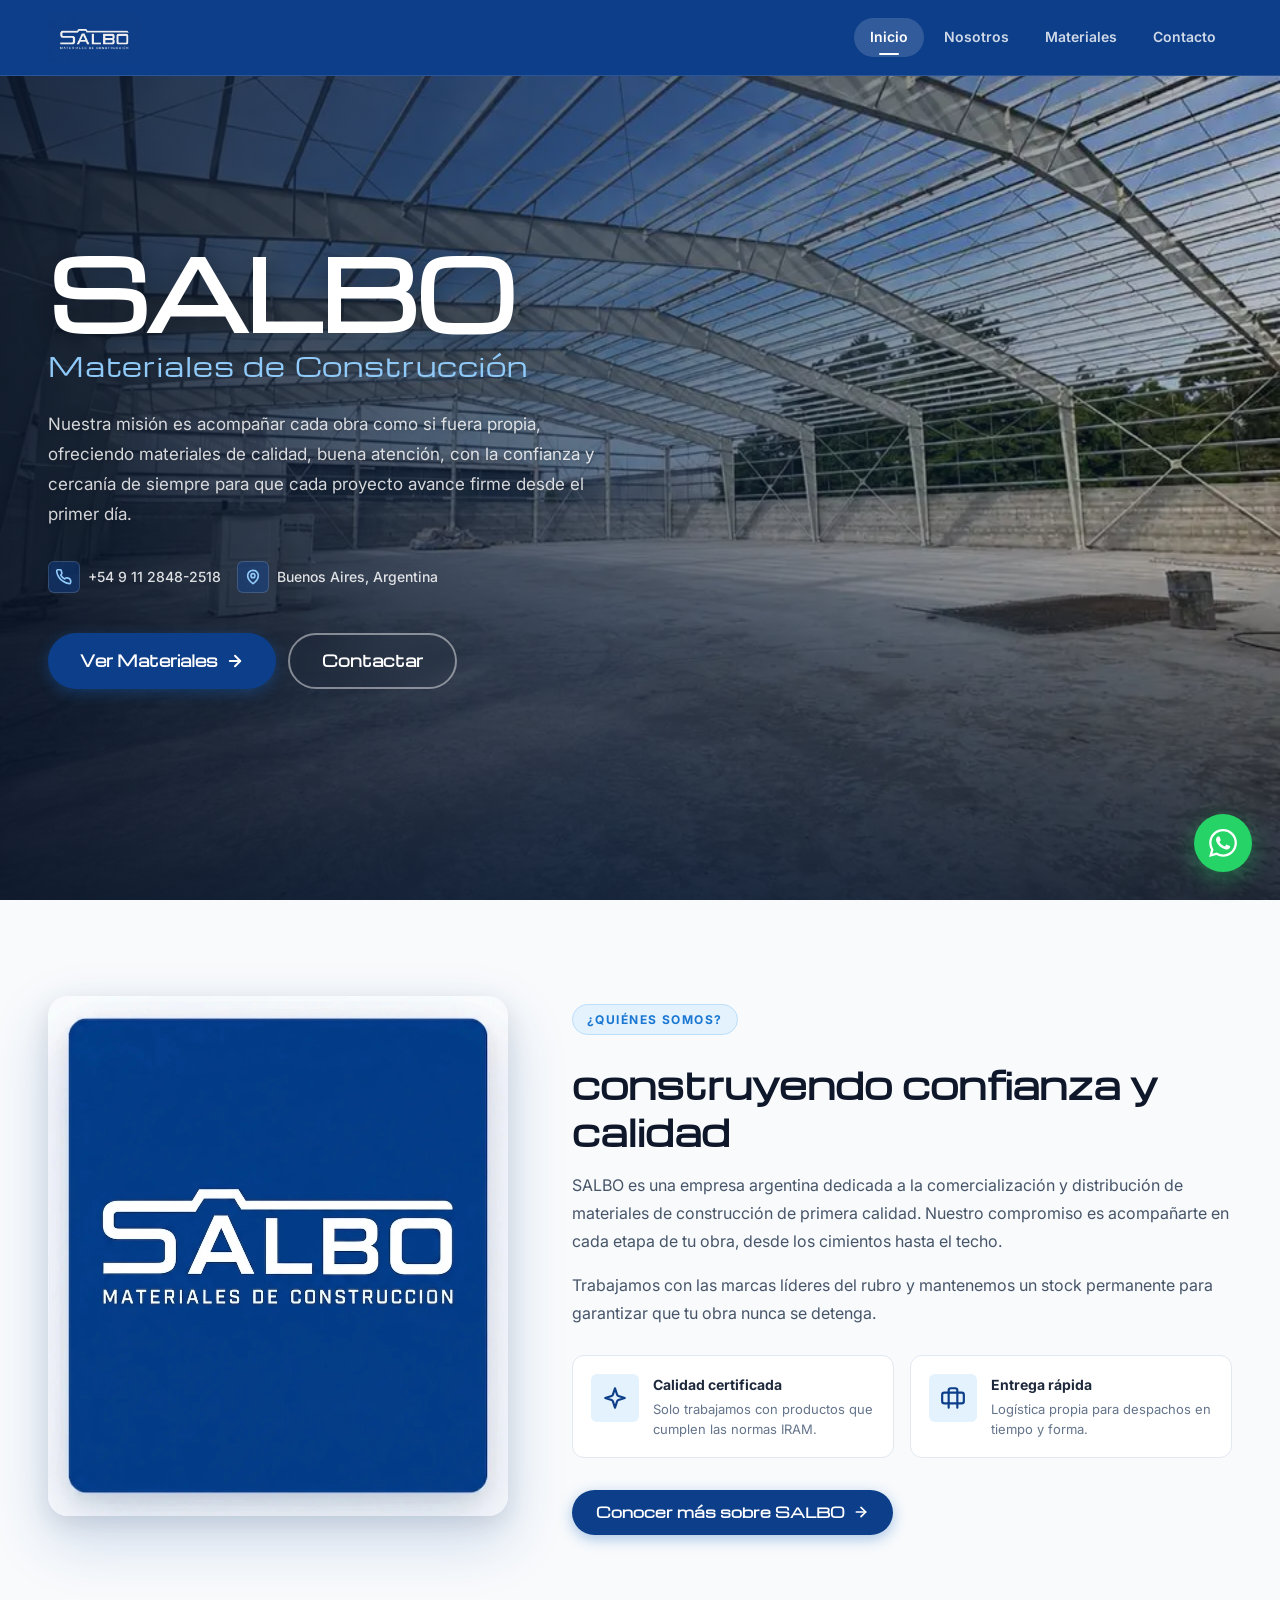
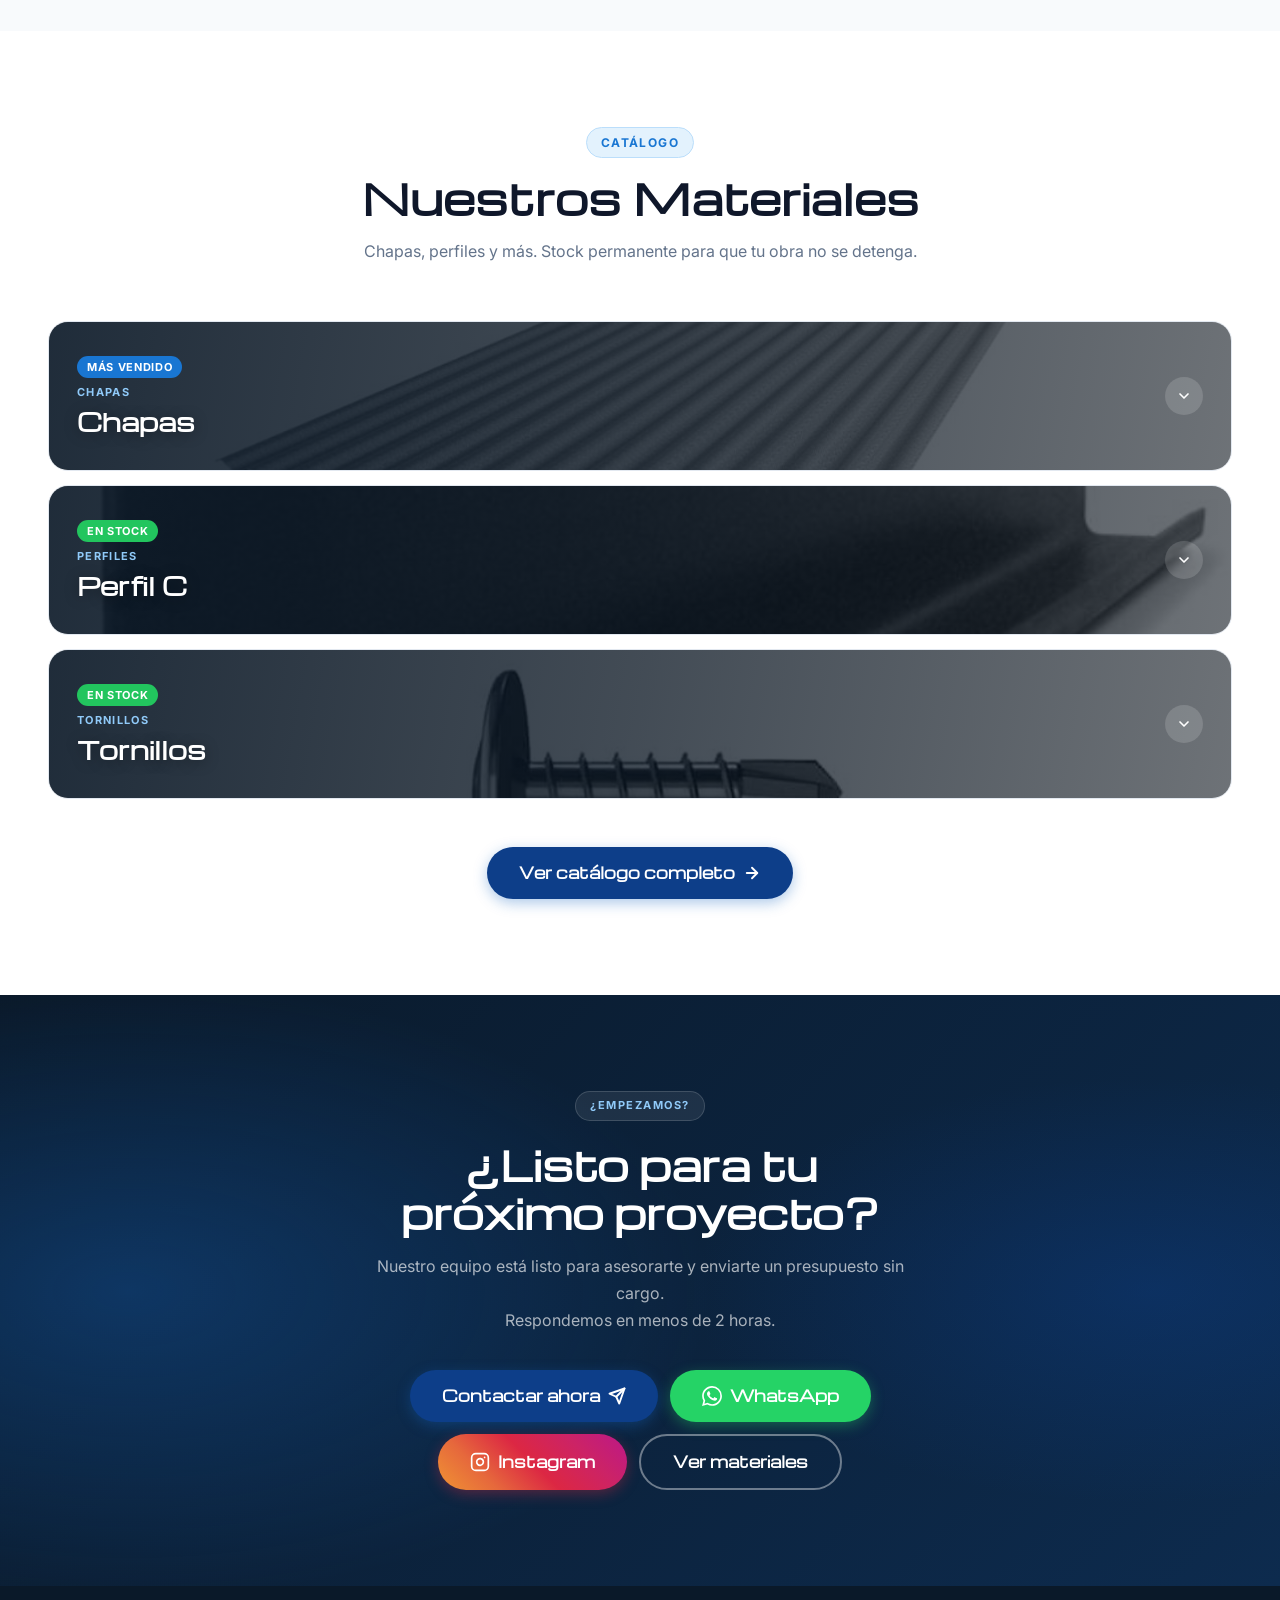
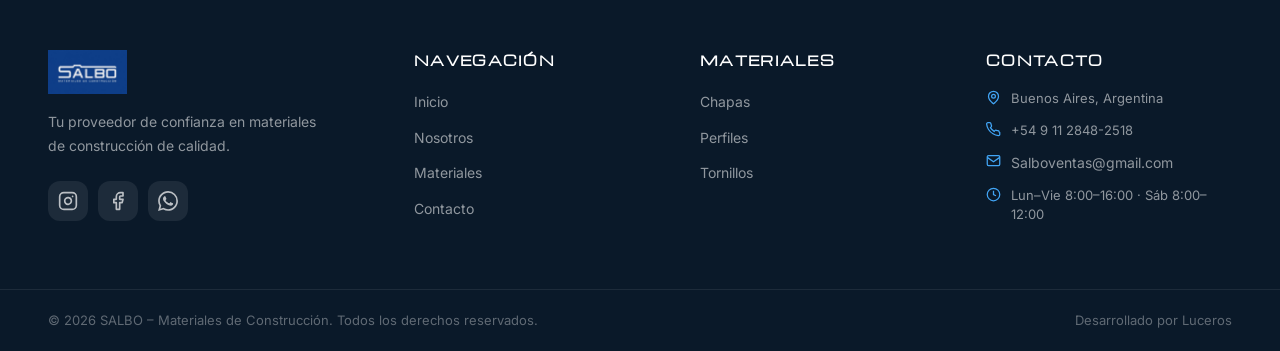
<file: index.html>
<!DOCTYPE html>
<html lang="es">

<head>
  <meta charset="UTF-8" />
  <meta name="viewport" content="width=device-width, initial-scale=1.0" />
  <meta name="description"
    content="SALBO Materiales de Construcción – Proveedor confiable de chapas, perfiles, cemento, hierro y más. Calidad, compromiso y entrega rápida en Buenos Aires." />
  <meta name="keywords" content="materiales de construcción, chapas, perfiles, cemento, hierro, pinturas, SALBO" />
  <meta name="author" content="SALBO" />
  <meta property="og:title" content="SALBO – Materiales de Construcción" />
  <meta property="og:description" content="Tu proveedor de confianza para materiales de construcción de calidad." />
  <meta property="og:type" content="website" />
  <title>SALBO – Materiales de Construcción</title>

  <link rel="icon" href="assets/img/SALBO_LOGO_WEB.jpeg" type="image/jpeg" />

  <!-- Google Fonts -->
  <link rel="preconnect" href="https://fonts.googleapis.com" />
  <link rel="preconnect" href="https://fonts.gstatic.com" crossorigin />
  <link
    href="https://fonts.googleapis.com/css2?family=Inter:wght@300;400;500;600;700;800&family=Poppins:wght@400;500;600;700;800;900&display=swap"
    rel="stylesheet" />

  <!-- CSS -->
  <link rel="stylesheet" href="assets/css/styles.css?v=27" />
</head>

<body data-page="inicio">

  <!-- Shared header (inyectado por shared.js) -->
  <div id="site-header"></div>

  <!-- ===== HERO ===== -->
  <section class="hero" id="inicio" aria-label="Sección principal">

    <!-- Carousel background -->
    <div class="hc" id="heroCarousel" aria-label="Galería de imágenes" role="region">
      <div class="hc__track" id="hcTrack" aria-live="off"></div>
    </div>

    <!-- Hero content -->
    <div class="hero__content">
      <h1 class="hero__title reveal">
        <span class="hero__title-main">SALBO</span>
        <span class="hero__title-sub">Materiales de Construcción</span>
      </h1>

      <p class="hero__desc reveal">
        Nuestra misión es acompañar cada obra como si fuera propia, ofreciendo materiales de calidad, buena atención,
        con la confianza y cercanía de siempre para que cada proyecto avance firme desde el primer día.
      </p>

      <div class="hero__contact reveal">
        <a href="tel:+5491128482518" class="hero__contact-item" aria-label="Llamar">
          <span class="hero__contact-icon" aria-hidden="true">
            <svg width="16" height="16" viewBox="0 0 24 24" fill="none" stroke="currentColor" stroke-width="2.5"
              stroke-linecap="round" stroke-linejoin="round">
              <path
                d="M22 16.92v3a2 2 0 0 1-2.18 2 19.79 19.79 0 0 1-8.63-3.07A19.5 19.5 0 0 1 4.1 12a19.79 19.79 0 0 1-3.07-8.67A2 2 0 0 1 3 1.17h3a2 2 0 0 1 2 1.72c.127.96.361 1.903.7 2.81a2 2 0 0 1-.45 2.11L7.09 9a16 16 0 0 0 6 6l1.27-1.27a2 2 0 0 1 2.11-.45c.907.339 1.85.573 2.81.7A2 2 0 0 1 21 16z" />
            </svg>
          </span>
          +54 9 11 2848-2518
        </a>
        <span class="hero__contact-item">
          <span class="hero__contact-icon" aria-hidden="true">
            <svg width="16" height="16" viewBox="0 0 24 24" fill="none" stroke="currentColor" stroke-width="2.5"
              stroke-linecap="round" stroke-linejoin="round">
              <path d="M20 10c0 6-8 12-8 12s-8-6-8-12a8 8 0 0 1 16 0Z" />
              <circle cx="12" cy="10" r="3" />
            </svg>
          </span>
          Buenos Aires, Argentina
        </span>
      </div>

      <div class="hero__ctas reveal">
        <a href="materiales.html" class="btn btn--primary btn--lg">
          Ver Materiales
          <svg width="18" height="18" viewBox="0 0 24 24" fill="none" stroke="currentColor" stroke-width="2.5"
            stroke-linecap="round" stroke-linejoin="round" aria-hidden="true">
            <path d="M5 12h14" />
            <path d="m12 5 7 7-7 7" />
          </svg>
        </a>
        <a href="contacto.html" class="btn btn--outline btn--lg">Contactar</a>
      </div>
    </div>
  </section>

  <!-- ===== STATS STRIP ===== -->
  <!--
  <section class="stats" aria-label="Estadísticas">
    <div class="container">
      <div class="stats__grid">
        <div class="stats__item reveal">
          <span class="stats__num" data-count="15">0</span><span class="stats__suffix">+</span>
          <span class="stats__label">Años de experiencia</span>
        </div>
        <div class="stats__item reveal">
          <span class="stats__num" data-count="2500">0</span><span class="stats__suffix">+</span>
          <span class="stats__label">Clientes satisfechos</span>
        </div>
        <div class="stats__item reveal">
          <span class="stats__num" data-count="50">0</span><span class="stats__suffix">+</span>
          <span class="stats__label">Productos disponibles</span>
        </div>
        <div class="stats__item reveal">
          <span class="stats__num" data-count="98">0</span><span class="stats__suffix">%</span>
          <span class="stats__label">Tasa de satisfacción</span>
        </div>
      </div>
    </div>
  </section> -->

  <!-- ===== SOBRE NOSOTROS (preview) ===== -->
  <section class="about-preview" aria-labelledby="about-preview-title">
    <div class="container">
      <div class="about__content">

        <!-- Image -->
        <div class="about__image reveal">
          <div class="about__img-wrapper">
            <img src="assets/img/Salbo_Index.webp" alt="logo SALBO Materiales de Construcción" loading="lazy"
              class="about__img" />
            <!-- <div class="about__img-badge">
              <strong>15+</strong>
              <span>Años en el mercado</span>
            </div>-->
          </div>
        </div>

        <!-- Text -->
        <div class="about__text reveal">
          <span class="section-tag">¿Quiénes somos?</span>
          <h2 class="about__subtitle" id="about-preview-title"
            style="font-size:clamp(26px,3.5vw,36px);margin-top:12px;">
            construyendo confianza y calidad
          </h2>
          <p class="about__para">
            SALBO es una empresa argentina dedicada a la comercialización y distribución de materiales de construcción
            de primera calidad. Nuestro compromiso es acompañarte en cada etapa de tu obra, desde los cimientos hasta el
            techo.
          </p>
          <p class="about__para">
            Trabajamos con las marcas líderes del rubro y mantenemos un stock permanente para garantizar que tu obra
            nunca se detenga.
          </p>

          <div class="about__values" style="grid-template-columns:1fr 1fr;margin-top:28px;">
            <div class="value-card reveal">
              <div class="value-card__icon" aria-hidden="true">
                <svg width="26" height="26" viewBox="0 0 24 24" fill="none" stroke="currentColor" stroke-width="2"
                  stroke-linecap="round" stroke-linejoin="round">
                  <path
                    d="m12 3-1.912 5.813a2 2 0 0 1-1.275 1.275L3 12l5.813 1.912a2 2 0 0 1 1.275 1.275L12 21l1.912-5.813a2 2 0 0 1 1.275-1.275L21 12l-5.813-1.912a2 2 0 0 1-1.275-1.275L12 3Z" />
                </svg>
              </div>
              <div>
                <strong>Calidad certificada</strong>
                <p>Solo trabajamos con productos que cumplen las normas IRAM.</p>
              </div>
            </div>
            <div class="value-card reveal">
              <div class="value-card__icon" aria-hidden="true">
                <svg width="26" height="26" viewBox="0 0 24 24" fill="none" stroke="currentColor" stroke-width="2"
                  stroke-linecap="round" stroke-linejoin="round">
                  <path d="M20 7H4a2 2 0 0 0-2 2v6a2 2 0 0 0 2 2h16a2 2 0 0 0 2-2V9a2 2 0 0 0-2-2Z" />
                  <path d="M16 21V5a2 2 0 0 0-2-2h-4a2 2 0 0 0-2 2v16" />
                </svg>
              </div>
              <div>
                <strong>Entrega rápida</strong>
                <p>Logística propia para despachos en tiempo y forma.</p>
              </div>
            </div>
          </div>

          <div style="margin-top:32px;">
            <a href="nosotros.html" class="btn btn--primary btn--md">
              Conocer más sobre SALBO
              <svg width="16" height="16" viewBox="0 0 24 24" fill="none" stroke="currentColor" stroke-width="2.5"
                stroke-linecap="round" stroke-linejoin="round" aria-hidden="true">
                <path d="M5 12h14" />
                <path d="m12 5 7 7-7 7" />
              </svg>
            </a>
          </div>
        </div>
      </div>
    </div>
  </section>

  <!-- ===== MATERIALES DESTACADOS ===== -->
  <section class="featured" aria-labelledby="featured-title">
    <div class="container">
      <div class="section-header reveal">
        <span class="section-tag">Catálogo</span>
        <h2 class="section-title" id="featured-title">Nuestros Materiales</h2>
        <p class="section-desc">Chapas, perfiles y más. Stock permanente para que tu obra no se detenga.</p>
      </div>

      <!-- Acordeón (mismo componente que materiales.html): cada <article>
           se completa vía JS a partir de sus data-*. -->
      <div class="mat-accordion" id="materialsGrid" role="list">

        <article class="mat-accordion-item reveal" role="listitem"
          data-category="Chapas"
          data-name="Chapas"
          data-badge="Más vendido" data-badge-variant="featured"
          data-cover="assets/img/Salbo_fondo.webp"
          data-gallery="assets/img/Chapa_Acanalada_N25.jpeg,assets/img/Chapa_Sinusoidal_Acanalada_Plastica.jpeg,assets/img/Chapa_Trapezoidal_T101_Nro25.jpeg,assets/img/Chapa_Trapezoidal_T101_Plastica.jpeg"
          data-desc="Chapas conformadas para cubiertas, revestimientos laterales, paneles y todo tipo de uso en la construcción. Contamos con modelos acanalados y trapezoidales, en metal y en versión plástica traslúcida."
          data-specs-title="Medidas (versión metálica)" data-specs="Calibre 25|Calibre 27|1,10 m de ancho|Hasta 13 m de largo"
          data-bullets-title="Con qué contamos" data-bullets="Chapa Acanalada: Galvanizada, Cincalum o Prepintada|Chapa Trapezoidal T101: Cincalum o Prepintada|Ambos modelos en plástico: Policarbonato, Fibra de vidrio o Polipropileno">
        </article>

        <article class="mat-accordion-item reveal" role="listitem"
          data-category="Perfiles"
          data-name="Perfil C"
          data-badge="EN STOCK" data-badge-variant="stock"
          data-cover="assets/img/INICIO4.webp"
          data-gallery="assets/img/Perfil_C_Galvanizado.jpeg,assets/img/Perfil_C_Natural.jpeg"
          data-desc="De amplio uso en la industria de la construcción: ofrece flexibilidad y rapidez en la construcción de estructuras metálicas. Disponible en acabado negro (natural) y galvanizado, con mayor resistencia a la corrosión."
          data-specs-title="Medidas" data-specs="Tiras de 12 m de largo|Varios espesores disponibles"
          data-bullets-title="Acabados disponibles" data-bullets="Negro (natural)|Galvanizado">
        </article>

        <article class="mat-accordion-item reveal" role="listitem"
          data-category="Tornillos"
          data-name="Tornillos"
          data-badge="EN STOCK" data-badge-variant="stock"
          data-cover="assets/img/Salbo_Fondo2.webp"
          data-gallery="assets/img/Tornillo_T1_Punta_Mecha.jpeg,assets/img/Tornillo_Autoperforante_Hexa.jpeg,assets/img/Tornillo_Autoperforante_Hexa_Arandela_Vulcanizada.jpeg,assets/img/Tornillo_Flix_punta_mecha.jpeg"
          data-desc="Tornillos autoperforantes y punta mecha para fijaciones en chapa, perfil, Steel Framing y estructuras metálicas. Elegí el tipo de cabeza y la medida según tu necesidad."
          data-specs-title="Medidas disponibles" data-specs="8x1/2&quot;|8x3/4&quot;|8x1&quot;|10x1/2&quot;|10x3/4&quot;|10x1&quot;|10x1 1/4&quot;|10x1 1/2&quot;|10x2&quot;|12x1&quot;|12x1 1/2&quot;|12x2&quot;|14x1&quot;|14x1 1/2&quot;|14x2&quot;|14x2 1/2&quot;|14x3&quot;"
          data-bullets-title="Con qué contamos" data-bullets="Tornillo T1 Punta Mecha Zinc|Tornillo Autoperforante Hexa|Tornillo Autoperforante Hexa Arandela Vulcanizada|Tornillo Flix Punta Mecha">
        </article>

      </div>

      <div class="featured__cta-wrap reveal">
        <a href="materiales.html" class="btn btn--primary btn--lg">
          Ver catálogo completo
          <svg width="18" height="18" viewBox="0 0 24 24" fill="none" stroke="currentColor" stroke-width="2.5"
            stroke-linecap="round" stroke-linejoin="round" aria-hidden="true">
            <path d="M5 12h14" />
            <path d="m12 5 7 7-7 7" />
          </svg>
        </a>
      </div>
    </div>
  </section>

  <!-- ===== CTA BANNER ===== -->
  <section class="cta-banner" aria-labelledby="cta-title">
    <div class="cta-banner__content reveal">
      <span class="cta-banner__tag">¿Empezamos?</span>
      <h2 class="cta-banner__title" id="cta-title">¿Listo para tu próximo proyecto?</h2>
      <p class="cta-banner__desc">
        Nuestro equipo está listo para asesorarte y enviarte un presupuesto sin cargo.<br>
        Respondemos en menos de 2 horas.
      </p>
      <div class="cta-banner__actions">
        <a href="contacto.html" class="btn btn--primary btn--lg">
          Contactar ahora
          <svg width="18" height="18" viewBox="0 0 24 24" fill="none" stroke="currentColor" stroke-width="2.5"
            stroke-linecap="round" stroke-linejoin="round" aria-hidden="true">
            <path d="m22 2-7 20-4-9-9-4Z" />
            <path d="M22 2 11 13" />
          </svg>
        </a>
        <a href="https://wa.me/5491128482518"" target=" _blank" rel="noopener noreferrer" class="btn btn--wa btn--lg">
          <svg width="20" height="20" viewBox="0 0 24 24" fill="currentColor" aria-hidden="true">
            <path
              d="M17.472 14.382c-.297-.149-1.758-.867-2.03-.967-.273-.099-.471-.148-.67.15-.197.297-.767.966-.94 1.164-.173.199-.347.223-.644.075-.297-.15-1.255-.463-2.39-1.475-.883-.788-1.48-1.761-1.653-2.059-.173-.297-.018-.458.13-.606.134-.133.298-.347.446-.52.149-.174.198-.298.298-.497.099-.198.05-.371-.025-.52-.075-.149-.669-1.612-.916-2.207-.242-.579-.487-.5-.669-.51-.173-.008-.371-.01-.57-.01-.198 0-.52.074-.792.372-.272.297-1.04 1.016-1.04 2.479 0 1.462 1.065 2.875 1.213 3.074.149.198 2.096 3.2 5.077 4.487.709.306 1.262.489 1.694.625.712.227 1.36.195 1.871.118.571-.085 1.758-.719 2.006-1.413.248-.694.248-1.289.173-1.413-.074-.124-.272-.198-.57-.347m-5.421 7.403h-.004a9.87 9.87 0 0 1-5.031-1.378l-.361-.214-3.741.982.998-3.648-.235-.374a9.86 9.86 0 0 1-1.51-5.26c.001-5.45 4.436-9.884 9.888-9.884 2.64 0 5.122 1.03 6.988 2.898a9.825 9.825 0 0 1 2.893 6.994c-.003 5.45-4.437 9.884-9.885 9.884m8.413-18.297A11.815 11.815 0 0 0 12.05 0C5.495 0 .16 5.335.157 11.892c0 2.096.547 4.142 1.588 5.945L.057 24l6.305-1.654a11.882 11.882 0 0 0 5.683 1.448h.005c6.554 0 11.89-5.335 11.893-11.893a11.821 11.821 0 0 0-3.48-8.413Z" />
          </svg>
          WhatsApp
        </a>
        <a href="https://www.instagram.com/salbomateriales/" target="_blank" rel="noopener noreferrer"
          class="btn btn--ig btn--lg">
          <svg width="20" height="20" viewBox="0 0 24 24" fill="none" stroke="currentColor" stroke-width="2"
            stroke-linecap="round" stroke-linejoin="round" aria-hidden="true">
            <rect x="2" y="2" width="20" height="20" rx="5" />
            <path d="M16 11.37A4 4 0 1 1 12.63 8 4 4 0 0 1 16 11.37z" />
            <line x1="17.5" y1="6.5" x2="17.51" y2="6.5" />
          </svg>
          Instagram
        </a>
        <a href="materiales.html" class="btn btn--outline btn--lg">Ver materiales</a>
      </div>
    </div>
  </section>

  <!-- Shared footer (inyectado por shared.js) -->
  <div id="site-footer"></div>

  <!-- ===== MODAL CONSULTA ===== -->
  <div class="modal" id="consultModal" role="dialog" aria-modal="true" aria-labelledby="modalTitle" hidden>
    <div class="modal__backdrop" onclick="closeConsult()"></div>
    <div class="modal__box">
      <button class="modal__close" onclick="closeConsult()" aria-label="Cerrar">✕</button>
      <div class="modal__icon" aria-hidden="true">
        <svg width="32" height="32" viewBox="0 0 24 24" fill="none" stroke="currentColor" stroke-width="2"
          stroke-linecap="round" stroke-linejoin="round">
          <path d="M21 15a2 2 0 0 1-2 2H7l-4 4V5a2 2 0 0 1 2-2h14a2 2 0 0 1 2 2z" />
        </svg>
      </div>
      <h3 class="modal__title" id="modalTitle">Consultar producto</h3>
      <p class="modal__product" id="modalProduct"></p>
      <p class="modal__desc">¿Querés consultar sobre este producto? Escribinos por WhatsApp o completá el formulario de
        contacto.</p>
      <div class="modal__actions">
        <a href="https://wa.me/5491128482518" target="_blank" rel="noopener noreferrer" class="btn btn--wa btn--full">
          <svg width="20" height="20" viewBox="0 0 24 24" fill="currentColor" aria-hidden="true">
            <path
              d="M17.472 14.382c-.297-.149-1.758-.867-2.03-.967-.273-.099-.471-.148-.67.15-.197.297-.767.966-.94 1.164-.173.199-.347.223-.644.075-.297-.15-1.255-.463-2.39-1.475-.883-.788-1.48-1.761-1.653-2.059-.173-.297-.018-.458.13-.606.134-.133.298-.347.446-.52.149-.174.198-.298.298-.497.099-.198.05-.371-.025-.52-.075-.149-.669-1.612-.916-2.207-.242-.579-.487-.5-.669-.51-.173-.008-.371-.01-.57-.01-.198 0-.52.074-.792.372-.272.297-1.04 1.016-1.04 2.479 0 1.462 1.065 2.875 1.213 3.074.149.198 2.096 3.2 5.077 4.487.709.306 1.262.489 1.694.625.712.227 1.36.195 1.871.118.571-.085 1.758-.719 2.006-1.413.248-.694.248-1.289.173-1.413-.074-.124-.272-.198-.57-.347m-5.421 7.403h-.004a9.87 9.87 0 0 1-5.031-1.378l-.361-.214-3.741.982.998-3.648-.235-.374a9.86 9.86 0 0 1-1.51-5.26c.001-5.45 4.436-9.884 9.888-9.884 2.64 0 5.122 1.03 6.988 2.898a9.825 9.825 0 0 1 2.893 6.994c-.003 5.45-4.437 9.884-9.885 9.884m8.413-18.297A11.815 11.815 0 0 0 12.05 0C5.495 0 .16 5.335.157 11.892c0 2.096.547 4.142 1.588 5.945L.057 24l6.305-1.654a11.882 11.882 0 0 0 5.683 1.448h.005c6.554 0 11.89-5.335 11.893-11.893a11.821 11.821 0 0 0-3.48-8.413Z" />
          </svg>
          Consultar por WhatsApp
        </a>
        <a href="contacto.html" class="btn btn--outline btn--full" onclick="closeConsult()">
          Ir al formulario de contacto
        </a>
      </div>
    </div>
  </div>

  <!-- JS -->
  <script src="assets/js/shared.js?v=10" defer></script>
  <script src="assets/js/main.js?v=23" defer></script>
</body>

</html>
</file>
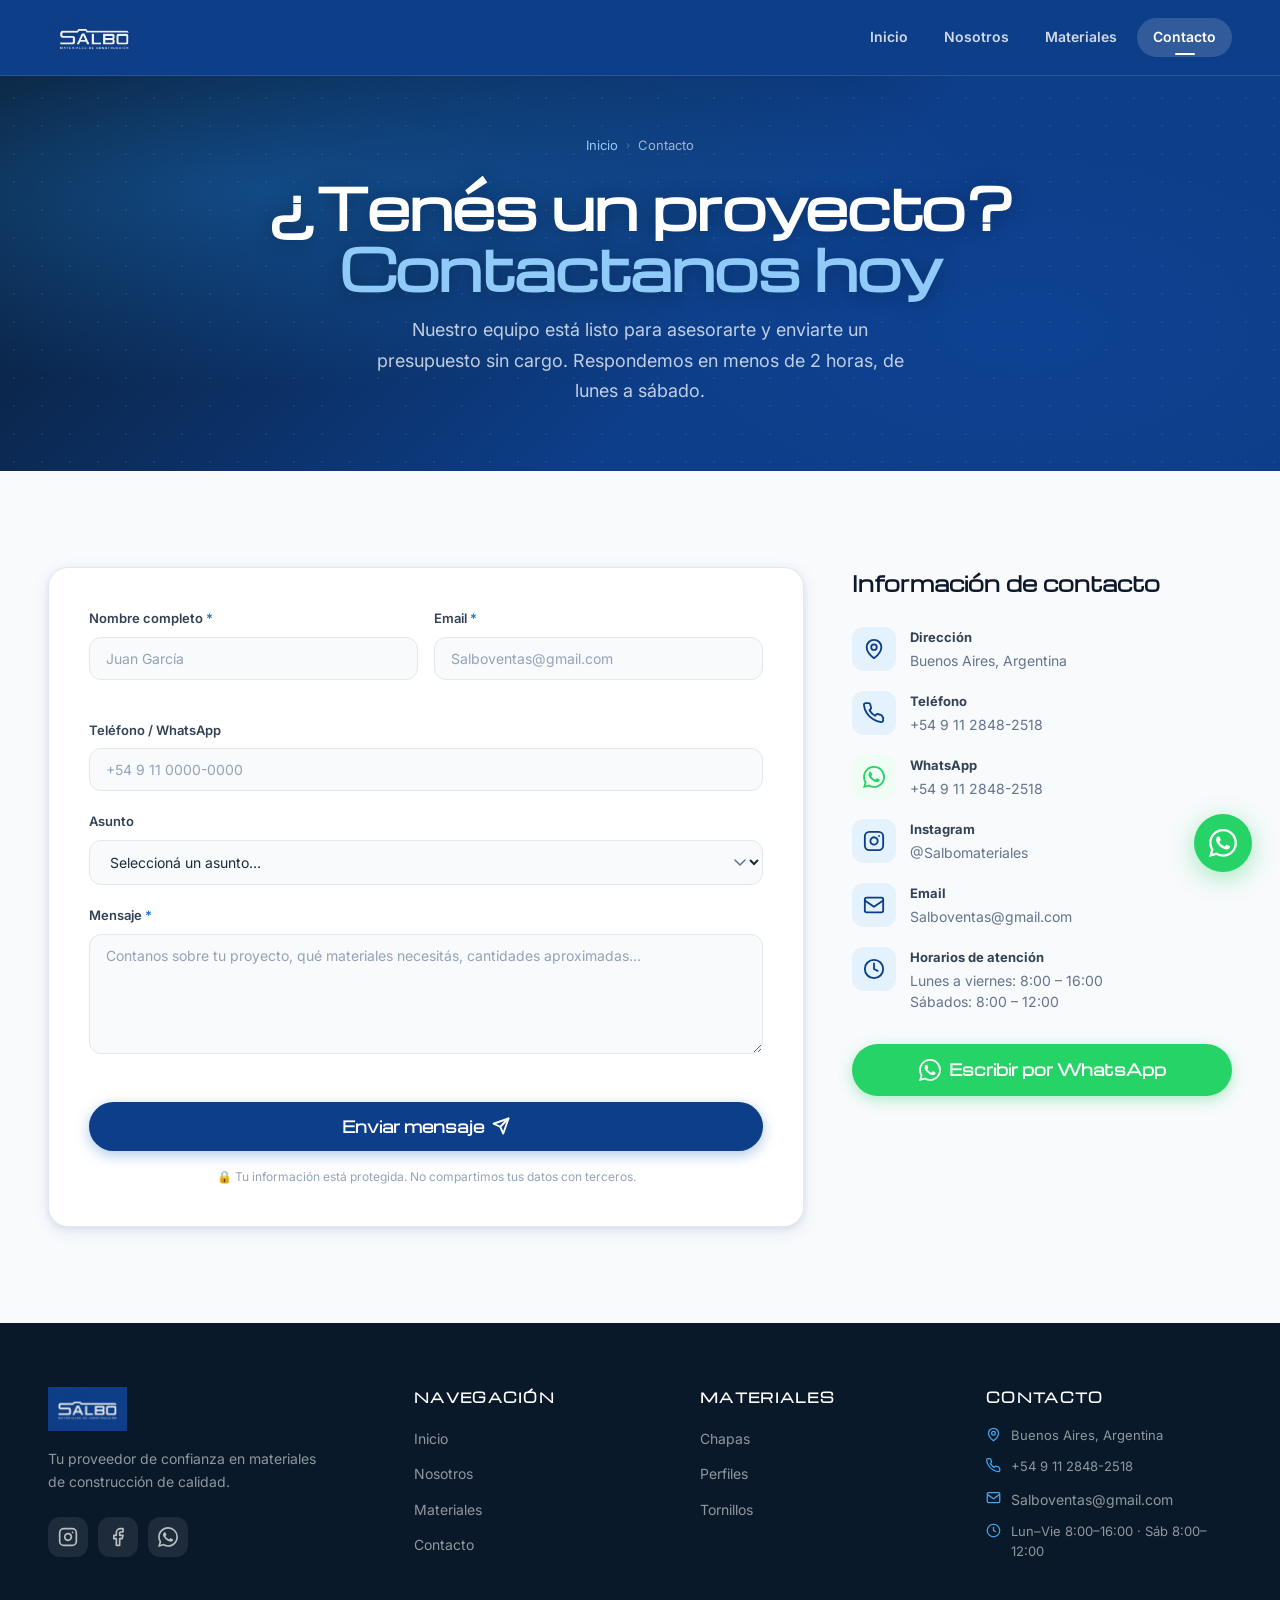
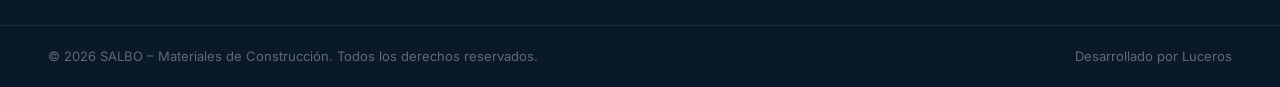
<file: contacto.html>
<!DOCTYPE html>
<html lang="es">
<head>
  <meta charset="UTF-8" />
  <meta name="viewport" content="width=device-width, initial-scale=1.0" />
  <meta name="description" content="Contactá a SALBO – Materiales de Construcción. Formulario de contacto, WhatsApp, teléfono y dirección en Buenos Aires. Respondemos en menos de 2 horas." />
  <meta name="keywords" content="contacto SALBO, presupuesto materiales construcción, consulta chapas perfiles Buenos Aires" />
  <meta name="author" content="SALBO" />
  <meta property="og:title" content="Contacto – SALBO Materiales de Construcción" />
  <meta property="og:description" content="Contactanos para recibir tu presupuesto sin cargo. Respondemos en menos de 2 horas." />
  <meta property="og:type" content="website" />
  <meta property="og:url" content="https://www.salbo.com.ar/contacto.html" />
  <meta property="og:image" content="https://faculuceroh.github.io/Salbo_Web/assets/img/SALBO_LOGO_WEB.jpeg" />
  <title>Contacto – SALBO Materiales de Construcción</title>

  <link rel="icon" href="assets/img/SALBO_LOGO_WEB.jpeg" type="image/jpeg" />

  <link rel="preconnect" href="https://fonts.googleapis.com" />
  <link rel="preconnect" href="https://fonts.gstatic.com" crossorigin />
  <link href="https://fonts.googleapis.com/css2?family=Inter:wght@300;400;500;600;700;800&family=Poppins:wght@400;500;600;700;800;900&display=swap" rel="stylesheet" />

  <link rel="stylesheet" href="assets/css/styles.css?v=27" />
</head>
<body data-page="contacto">

  <!-- Shared header -->
  <div id="site-header"></div>

  <!-- ===== PAGE HERO ===== -->
  <section class="page-hero" aria-labelledby="ph-title">
    <div class="page-hero__content">
      <nav class="page-hero__breadcrumb" aria-label="Ruta de navegación">
        <a href="index.html">Inicio</a>
        <span class="page-hero__breadcrumb-sep" aria-hidden="true">›</span>
        <span>Contacto</span>
      </nav>
      <h1 class="page-hero__title" id="ph-title">
        ¿Tenés un proyecto?<br><span>Contactanos hoy</span>
      </h1>
      <p class="page-hero__desc">
        Nuestro equipo está listo para asesorarte y enviarte un presupuesto sin cargo. Respondemos en menos de 2 horas, de lunes a sábado.
      </p>
    </div>
  </section>

  <!-- ===== CONTACTO ===== -->
  <section class="contact" id="contacto" aria-labelledby="contact-title">
    <div class="container">

     
      <div class="contact__grid">

        <!-- ── FORMULARIO ── -->
        <div class="contact__form-wrap reveal">
          <form
            class="contact-form"
            id="contactForm"
            action="https://formspree.io/f/xgobwjvb"
            method="POST"
            novalidate
            aria-label="Formulario de contacto"
          >

            <!-- Honeypot anti-spam: oculto para humanos, visible para bots -->
            <input
              type="text"
              name="_gotcha"
              style="display:none;position:absolute;left:-9999px;width:1px;height:1px"
              tabindex="-1"
              autocomplete="off"
              aria-hidden="true"
            />

            <!-- Asunto oculto para Formspree -->
            <input type="hidden" name="_subject" value="Nuevo contacto desde salbo.com.ar" />

            <div class="form-row">
              <div class="form-group">
                <label for="cName" class="form-label">
                  Nombre completo <span class="required" aria-hidden="true">*</span>
                </label>
                <input
                  type="text"
                  id="cName"
                  name="name"
                  class="form-input"
                  placeholder="Juan García"
                  autocomplete="name"
                  required
                  aria-required="true"
                />
                <span class="form-error" id="cName-error" role="alert"></span>
              </div>
              <div class="form-group">
                <label for="cEmail" class="form-label">
                  Email <span class="required" aria-hidden="true">*</span>
                </label>
                <input
                  type="email"
                  id="cEmail"
                  name="email"
                  class="form-input"
                  placeholder="Salboventas@gmail.com"
                  autocomplete="email"
                  required
                  aria-required="true"
                />
                <span class="form-error" id="cEmail-error" role="alert"></span>
              </div>
            </div>

            <div class="form-group">
              <label for="cPhone" class="form-label">Teléfono / WhatsApp</label>
              <input
                type="tel"
                id="cPhone"
                name="phone"
                class="form-input"
                placeholder="+54 9 11 0000-0000"
                autocomplete="tel"
              />
            </div>

            <div class="form-group">
              <label for="cSubject" class="form-label">Asunto</label>
              <select id="cSubject" name="subject" class="form-input form-select">
                <option value="">Seleccioná un asunto…</option>
                <option value="presupuesto">Solicitar presupuesto</option>
                <option value="consulta">Consulta de producto</option>
                <option value="entrega">Consulta de entrega</option>
                <option value="otro">Otro</option>
              </select>
            </div>

            <div class="form-group">
              <label for="cMessage" class="form-label">
                Mensaje <span class="required" aria-hidden="true">*</span>
              </label>
              <textarea
                id="cMessage"
                name="message"
                class="form-input form-textarea"
                placeholder="Contanos sobre tu proyecto, qué materiales necesitás, cantidades aproximadas…"
                rows="5"
                required
                aria-required="true"
              ></textarea>
              <span class="form-error" id="cMessage-error" role="alert"></span>
            </div>

            <button type="submit" class="btn btn--primary btn--full btn--lg" id="submitBtn">
              Enviar mensaje
              <svg width="18" height="18" viewBox="0 0 24 24" fill="none" stroke="currentColor" stroke-width="2.5" stroke-linecap="round" stroke-linejoin="round" aria-hidden="true"><path d="m22 2-7 20-4-9-9-4Z"/><path d="M22 2 11 13"/></svg>
            </button>

      

            <p style="font-size:12px;color:var(--gray-400);margin-top:16px;text-align:center;">
              🔒 Tu información está protegida. No compartimos tus datos con terceros.
            </p>
          </form>
        </div>

        <!-- ── INFO DE CONTACTO ── -->
        <div class="contact__info reveal">
          <h3 class="contact__info-title">Información de contacto</h3>

          <div class="contact__info-items">

            <div class="contact__info-item">
              <div class="contact__info-icon" aria-hidden="true">
                <svg width="22" height="22" viewBox="0 0 24 24" fill="none" stroke="currentColor" stroke-width="2" stroke-linecap="round" stroke-linejoin="round"><path d="M20 10c0 6-8 12-8 12s-8-6-8-12a8 8 0 0 1 16 0Z"/><circle cx="12" cy="10" r="3"/></svg>
              </div>
              <div>
                <strong>Dirección</strong>
                <p> Buenos Aires, Argentina</p>
              </div>
            </div>

            <div class="contact__info-item">
              <div class="contact__info-icon" aria-hidden="true">
                <svg width="22" height="22" viewBox="0 0 24 24" fill="none" stroke="currentColor" stroke-width="2" stroke-linecap="round" stroke-linejoin="round"><path d="M22 16.92v3a2 2 0 0 1-2.18 2 19.79 19.79 0 0 1-8.63-3.07A19.5 19.5 0 0 1 4.1 12a19.79 19.79 0 0 1-3.07-8.67A2 2 0 0 1 3 1.17h3a2 2 0 0 1 2 1.72c.127.96.361 1.903.7 2.81a2 2 0 0 1-.45 2.11L7.09 9a16 16 0 0 0 6 6l1.27-1.27a2 2 0 0 1 2.11-.45c.907.339 1.85.573 2.81.7A2 2 0 0 1 21 16z"/></svg>
              </div>
              <div>
                <strong>Teléfono</strong>
                <p><a href="tel:+5491128482518">+54 9 11 2848-2518</a></p>
              </div>
            </div>

            <div class="contact__info-item">
              <div class="contact__info-icon contact__info-icon--wa" aria-hidden="true">
                <svg width="22" height="22" viewBox="0 0 24 24" fill="currentColor"><path d="M17.472 14.382c-.297-.149-1.758-.867-2.03-.967-.273-.099-.471-.148-.67.15-.197.297-.767.966-.94 1.164-.173.199-.347.223-.644.075-.297-.15-1.255-.463-2.39-1.475-.883-.788-1.48-1.761-1.653-2.059-.173-.297-.018-.458.13-.606.134-.133.298-.347.446-.52.149-.174.198-.298.298-.497.099-.198.05-.371-.025-.52-.075-.149-.669-1.612-.916-2.207-.242-.579-.487-.5-.669-.51-.173-.008-.371-.01-.57-.01-.198 0-.52.074-.792.372-.272.297-1.04 1.016-1.04 2.479 0 1.462 1.065 2.875 1.213 3.074.149.198 2.096 3.2 5.077 4.487.709.306 1.262.489 1.694.625.712.227 1.36.195 1.871.118.571-.085 1.758-.719 2.006-1.413.248-.694.248-1.289.173-1.413-.074-.124-.272-.198-.57-.347m-5.421 7.403h-.004a9.87 9.87 0 0 1-5.031-1.378l-.361-.214-3.741.982.998-3.648-.235-.374a9.86 9.86 0 0 1-1.51-5.26c.001-5.45 4.436-9.884 9.888-9.884 2.64 0 5.122 1.03 6.988 2.898a9.825 9.825 0 0 1 2.893 6.994c-.003 5.45-4.437 9.884-9.885 9.884m8.413-18.297A11.815 11.815 0 0 0 12.05 0C5.495 0 .16 5.335.157 11.892c0 2.096.547 4.142 1.588 5.945L.057 24l6.305-1.654a11.882 11.882 0 0 0 5.683 1.448h.005c6.554 0 11.89-5.335 11.893-11.893a11.821 11.821 0 0 0-3.48-8.413Z"/></svg>
              </div>
              <div>
                <strong>WhatsApp</strong>
                <p><a href="https://wa.me/5491128482518" target="_blank" rel="noopener noreferrer">+54 9 11 2848-2518</a></p>
              </div>
            </div>

            <div class="contact__info-item">
              <div class="contact__info-icon" aria-hidden="true">
                <svg width="22" height="22" viewBox="0 0 24 24" fill="none" stroke="currentColor" stroke-width="2" stroke-linecap="round" stroke-linejoin="round"><rect x="2" y="2" width="20" height="20" rx="5"/><path d="M16 11.37A4 4 0 1 1 12.63 8 4 4 0 0 1 16 11.37z"/><line x1="17.5" y1="6.5" x2="17.51" y2="6.5"/></svg>
              </div>
              <div>
                <strong>Instagram</strong>
                <p><a href="https://www.instagram.com/salbomateriales/" target="_blank" rel="noopener noreferrer">@Salbomateriales</a></p>
              </div>
            </div>

            <div class="contact__info-item">
              <div class="contact__info-icon" aria-hidden="true">
                <svg width="22" height="22" viewBox="0 0 24 24" fill="none" stroke="currentColor" stroke-width="2" stroke-linecap="round" stroke-linejoin="round"><rect x="2" y="4" width="20" height="16" rx="2"/><path d="m22 7-10 7L2 7"/></svg>
              </div>
              <div>
                <strong>Email</strong>
                <!-- Email obfuscado: ensamblado por JS para evitar scrapers -->
                <p>
                  <span
                    class="js-email"
                    data-u="Salboventas"
                    data-d="gmail"
                    data-t="com"
                    data-style="page"
                    aria-label="Email de contacto"
                  >
                    <noscript>Salboventas [arroba] gmail.com</noscript>
                  </span>
                </p>
              </div>
            </div>

            <div class="contact__info-item">
              <div class="contact__info-icon" aria-hidden="true">
                <svg width="22" height="22" viewBox="0 0 24 24" fill="none" stroke="currentColor" stroke-width="2" stroke-linecap="round" stroke-linejoin="round"><circle cx="12" cy="12" r="10"/><polyline points="12 6 12 12 16 14"/></svg>
              </div>
              <div>
                <strong>Horarios de atención</strong>
                <p>Lunes a viernes: 8:00 – 16:00<br />Sábados: 8:00 – 12:00</p>
              </div>
            </div>

          </div>

          <a href="https://wa.me/5491128482518" target="_blank" rel="noopener noreferrer" class="btn btn--wa btn--lg" style="width:100%;justify-content:center;" aria-label="Escribir por WhatsApp">
            <svg width="22" height="22" viewBox="0 0 24 24" fill="currentColor" aria-hidden="true"><path d="M17.472 14.382c-.297-.149-1.758-.867-2.03-.967-.273-.099-.471-.148-.67.15-.197.297-.767.966-.94 1.164-.173.199-.347.223-.644.075-.297-.15-1.255-.463-2.39-1.475-.883-.788-1.48-1.761-1.653-2.059-.173-.297-.018-.458.13-.606.134-.133.298-.347.446-.52.149-.174.198-.298.298-.497.099-.198.05-.371-.025-.52-.075-.149-.669-1.612-.916-2.207-.242-.579-.487-.5-.669-.51-.173-.008-.371-.01-.57-.01-.198 0-.52.074-.792.372-.272.297-1.04 1.016-1.04 2.479 0 1.462 1.065 2.875 1.213 3.074.149.198 2.096 3.2 5.077 4.487.709.306 1.262.489 1.694.625.712.227 1.36.195 1.871.118.571-.085 1.758-.719 2.006-1.413.248-.694.248-1.289.173-1.413-.074-.124-.272-.198-.57-.347m-5.421 7.403h-.004a9.87 9.87 0 0 1-5.031-1.378l-.361-.214-3.741.982.998-3.648-.235-.374a9.86 9.86 0 0 1-1.51-5.26c.001-5.45 4.436-9.884 9.888-9.884 2.64 0 5.122 1.03 6.988 2.898a9.825 9.825 0 0 1 2.893 6.994c-.003 5.45-4.437 9.884-9.885 9.884m8.413-18.297A11.815 11.815 0 0 0 12.05 0C5.495 0 .16 5.335.157 11.892c0 2.096.547 4.142 1.588 5.945L.057 24l6.305-1.654a11.882 11.882 0 0 0 5.683 1.448h.005c6.554 0 11.89-5.335 11.893-11.893a11.821 11.821 0 0 0-3.48-8.413Z"/></svg>
            Escribir por WhatsApp
          </a>
        </div>

      </div>
    </div>
  </section>

  <!-- Shared footer -->
  <div id="site-footer"></div>

  <script src="assets/js/shared.js?v=10" defer></script>
  <script src="assets/js/main.js?v=23" defer></script>
</body>
</html>
</file>
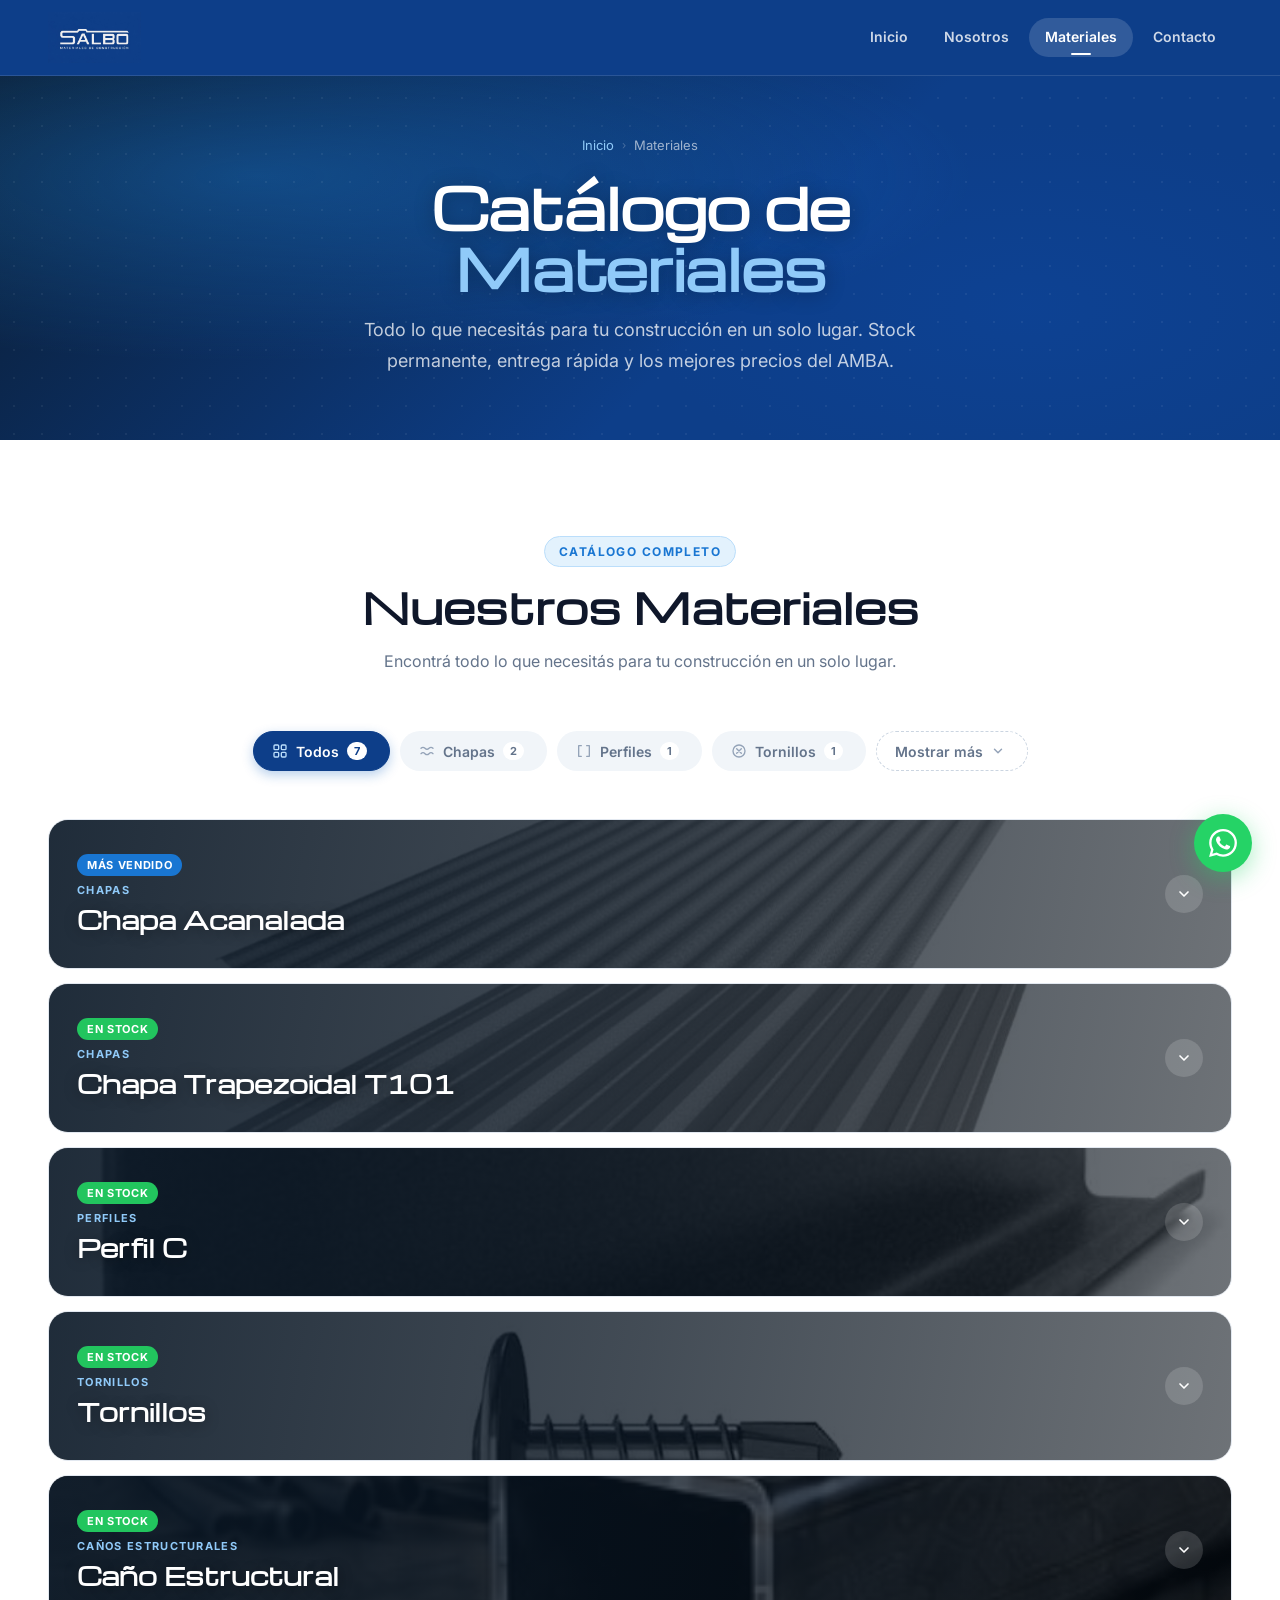
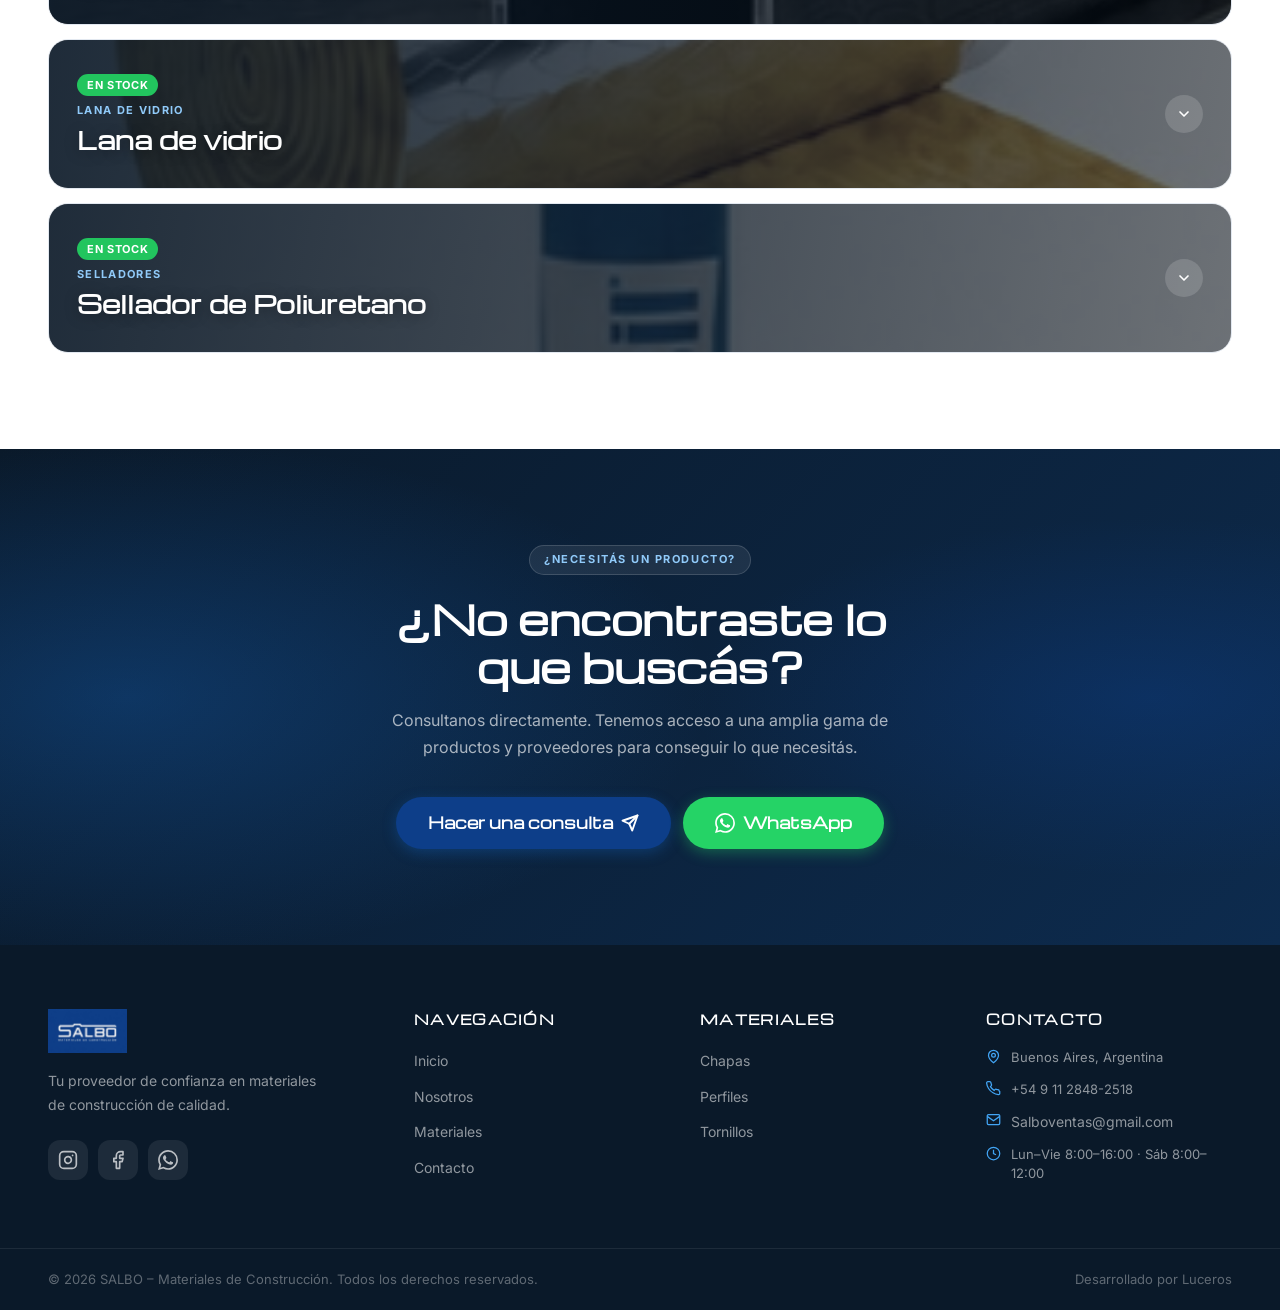
<file: materiales.html>
<!DOCTYPE html>
<html lang="es">
<head>
  <meta charset="UTF-8" />
  <meta name="viewport" content="width=device-width, initial-scale=1.0" />
  <meta name="description" content="Catálogo de materiales de construcción SALBO – Chapas acanaladas, perfiles C, chapas trapezoidales y más. Stock permanente en Buenos Aires." />
  <meta name="keywords" content="chapas acanaladas, perfiles C, chapas trapezoidales, materiales construcción, SALBO" />
  <meta name="author" content="SALBO" />
  <meta property="og:title" content="Catálogo de Materiales – SALBO" />
  <meta property="og:description" content="Chapas, perfiles y materiales de construcción en stock. Consultá precios y disponibilidad." />
  <meta property="og:type" content="website" />
  <meta property="og:url" content="https://www.salbo.com.ar/materiales.html" />
  <meta property="og:image" content="https://faculuceroh.github.io/Salbo_Web/assets/img/SALBO_LOGO_WEB.jpeg" />
  <title>Materiales – SALBO Materiales de Construcción</title>

  <link rel="icon" href="assets/img/SALBO_LOGO_WEB.jpeg" type="image/jpeg" />

  <link rel="preconnect" href="https://fonts.googleapis.com" />
  <link rel="preconnect" href="https://fonts.gstatic.com" crossorigin />
  <link href="https://fonts.googleapis.com/css2?family=Inter:wght@300;400;500;600;700;800&family=Poppins:wght@400;500;600;700;800;900&display=swap" rel="stylesheet" />

  <link rel="stylesheet" href="assets/css/styles.css?v=27" />
</head>
<body data-page="materiales">

  <!-- Shared header -->
  <div id="site-header"></div>

  <!-- ===== PAGE HERO ===== -->
  <section class="page-hero" aria-labelledby="ph-title">
    <div class="page-hero__content">
      <nav class="page-hero__breadcrumb" aria-label="Ruta de navegación">
        <a href="index.html">Inicio</a>
        <span class="page-hero__breadcrumb-sep" aria-hidden="true">›</span>
        <span>Materiales</span>
      </nav>
      <h1 class="page-hero__title" id="ph-title">
        Catálogo de<br><span>Materiales</span>
      </h1>
      <p class="page-hero__desc">
        Todo lo que necesitás para tu construcción en un solo lugar. Stock permanente, entrega rápida y los mejores precios del AMBA.
      </p>
    </div>
  </section>

  <!-- ===== CATÁLOGO COMPLETO ===== -->
  <section class="materials" id="materiales" aria-labelledby="materials-title">
    <div class="container">
      <div class="section-header reveal">
        <span class="section-tag">Catálogo completo</span>
        <h2 class="section-title" id="materials-title">Nuestros Materiales</h2>
        <p class="section-desc">Encontrá todo lo que necesitás para tu construcción en un solo lugar.</p>
      </div>

      <!-- Category tabs -->
      <div class="materials__tabs reveal" role="group" aria-label="Pestañas de categoría">
        <button class="mat-tab active" data-filter="all" aria-pressed="true">
          <span class="mat-tab__icon" aria-hidden="true">
            <svg width="16" height="16" viewBox="0 0 24 24" fill="none" stroke="currentColor" stroke-width="2" stroke-linecap="round" stroke-linejoin="round"><rect x="3" y="3" width="7" height="7" rx="1.5"/><rect x="14" y="3" width="7" height="7" rx="1.5"/><rect x="3" y="14" width="7" height="7" rx="1.5"/><rect x="14" y="14" width="7" height="7" rx="1.5"/></svg>
          </span>
          Todos
          <span class="mat-tab__count" data-count="all"></span>
        </button>
        <button class="mat-tab" data-filter="Chapas" aria-pressed="false">
          <span class="mat-tab__icon" aria-hidden="true">
            <svg width="16" height="16" viewBox="0 0 24 24" fill="none" stroke="currentColor" stroke-width="2" stroke-linecap="round" stroke-linejoin="round"><path d="M3 8c2-2 4-2 6 0s4 2 6 0 4-2 6 0"/><path d="M3 16c2-2 4-2 6 0s4 2 6 0 4-2 6 0"/></svg>
          </span>
          Chapas
          <span class="mat-tab__count" data-count="Chapas"></span>
        </button>
        <button class="mat-tab" data-filter="Perfiles" aria-pressed="false">
          <span class="mat-tab__icon" aria-hidden="true">
            <svg width="16" height="16" viewBox="0 0 24 24" fill="none" stroke="currentColor" stroke-width="2" stroke-linecap="round" stroke-linejoin="round"><path d="M4 4v16M20 4v16M4 4h4M4 20h4M16 4h4M16 20h4"/></svg>
          </span>
          Perfiles
          <span class="mat-tab__count" data-count="Perfiles"></span>
        </button>
        <button class="mat-tab" data-filter="Tornillos" aria-pressed="false">
          <span class="mat-tab__icon" aria-hidden="true">
            <svg width="16" height="16" viewBox="0 0 24 24" fill="none" stroke="currentColor" stroke-width="2" stroke-linecap="round" stroke-linejoin="round"><circle cx="12" cy="12" r="9"/><path d="M8.5 8.5l7 7M15.5 8.5l-7 7"/></svg>
          </span>
          Tornillos
          <span class="mat-tab__count" data-count="Tornillos"></span>
        </button>
        <button class="mat-tab mat-tab--extra" data-filter="Caños Estructurales" aria-pressed="false" hidden>
          <span class="mat-tab__icon" aria-hidden="true">
            <svg width="16" height="16" viewBox="0 0 24 24" fill="none" stroke="currentColor" stroke-width="2" stroke-linecap="round" stroke-linejoin="round"><rect x="4" y="4" width="16" height="16" rx="2"/><rect x="9.5" y="9.5" width="5" height="5" rx="1"/></svg>
          </span>
          Caños Estructurales
          <span class="mat-tab__count" data-count="Caños Estructurales"></span>
        </button>
        <button class="mat-tab mat-tab--extra" data-filter="Lana de vidrio" aria-pressed="false" hidden>
          <span class="mat-tab__icon" aria-hidden="true">
            <svg width="16" height="16" viewBox="0 0 24 24" fill="none" stroke="currentColor" stroke-width="2" stroke-linecap="round" stroke-linejoin="round"><path d="M14 4v10.5a4 4 0 1 1-4 0V4a2 2 0 0 1 4 0Z"/><path d="M12 9v6"/></svg>
          </span>
          Lana de vidrio
          <span class="mat-tab__count" data-count="Lana de vidrio"></span>
        </button>
        <button class="mat-tab mat-tab--extra" data-filter="Selladores" aria-pressed="false" hidden>
          <span class="mat-tab__icon" aria-hidden="true">
            <svg width="16" height="16" viewBox="0 0 24 24" fill="none" stroke="currentColor" stroke-width="2" stroke-linecap="round" stroke-linejoin="round"><path d="M12 2c0 0-7 8-7 13a7 7 0 0 0 14 0c0-5-7-13-7-13Z"/></svg>
          </span>
          Selladores
          <span class="mat-tab__count" data-count="Selladores"></span>
        </button>
        <button type="button" class="mat-tab mat-tab--more" id="tabsMoreBtn" aria-expanded="false">
          <span class="mat-tab__more-label">Mostrar más</span>
          <span class="mat-tab__icon mat-tab__icon--chevron" aria-hidden="true">
            <svg width="14" height="14" viewBox="0 0 24 24" fill="none" stroke="currentColor" stroke-width="2.5" stroke-linecap="round" stroke-linejoin="round"><path d="m6 9 6 6 6-6"/></svg>
          </span>
        </button>
      </div>

      <!-- Acordeón de materiales: cada <article> se completa vía JS
           a partir de sus data-*. Para sumar un material nuevo, alcanza
           con agregar un <article> más con los mismos atributos. -->
      <div class="mat-accordion" id="materialsGrid" role="list">

        <article class="mat-accordion-item reveal" role="listitem"
          data-category="Chapas"
          data-name="Chapa Acanalada"
          data-badge="Más vendido" data-badge-variant="featured"
          data-cover="assets/img/Salbo_fondo.webp"
          data-gallery="assets/img/Chapa_Acanalada_N25.jpeg,assets/img/Chapa_Sinusoidal_Acanalada_Plastica.jpeg"
          data-desc="Chapa conformada para cubiertas, revestimientos laterales, paneles y todo tipo de uso en la construcción. Disponible en metal y en versión plástica traslúcida."
          data-specs-title="Medidas (versión metálica)" data-specs="Calibre 25|Calibre 27|1,10 m de ancho|Hasta 13 m de largo"
          data-bullets-title="Con qué contamos" data-bullets="Metálica: Galvanizada, Cincalum o Prepintada|Plástica: Policarbonato, Fibra de vidrio o Polipropileno">
        </article>

        <article class="mat-accordion-item reveal" role="listitem"
          data-category="Chapas"
          data-name="Chapa Trapezoidal T101"
          data-badge="EN STOCK" data-badge-variant="stock"
          data-gallery="assets/img/Chapa_Trapezoidal_T101_Nro25.jpeg,assets/img/Chapa_Trapezoidal_T101_Plastica.jpeg"
          data-desc="Chapa conformada Trapezoidal T101, ideal para cubiertas, revestimientos laterales, paneles y todo tipo de uso en la construcción. Disponible en metal y en versión plástica traslúcida."
          data-specs-title="Medidas (versión metálica)" data-specs="Calibre 25|Calibre 27|1,10 m de ancho|Hasta 13 m de largo"
          data-bullets-title="Con qué contamos" data-bullets="Metálica: Cincalum o Prepintada|Plástica: Policarbonato, Fibra de vidrio o Polipropileno">
        </article>

        <article class="mat-accordion-item reveal" role="listitem"
          data-category="Perfiles"
          data-name="Perfil C"
          data-badge="EN STOCK" data-badge-variant="stock"
          data-cover="assets/img/INICIO4.webp"
          data-gallery="assets/img/Perfil_C_Galvanizado.jpeg,assets/img/Perfil_C_Natural.jpeg"
          data-desc="De amplio uso en la industria de la construcción: ofrece flexibilidad y rapidez en la construcción de estructuras metálicas. Disponible en acabado negro (natural) y galvanizado, con mayor resistencia a la corrosión."
          data-specs-title="Medidas" data-specs="Tiras de 12 m de largo|Varios espesores disponibles"
          data-bullets-title="Acabados disponibles" data-bullets="Negro (natural)|Galvanizado">
        </article>

        <article class="mat-accordion-item reveal" role="listitem"
          data-category="Tornillos"
          data-name="Tornillos"
          data-badge="EN STOCK" data-badge-variant="stock"
          data-cover="assets/img/Salbo_Fondo2.webp"
          data-gallery="assets/img/Tornillo_T1_Punta_Mecha.jpeg,assets/img/Tornillo_Autoperforante_Hexa.jpeg,assets/img/Tornillo_Autoperforante_Hexa_Arandela_Vulcanizada.jpeg,assets/img/Tornillo_Flix_punta_mecha.jpeg"
          data-desc="Tornillos autoperforantes y punta mecha para fijaciones en chapa, perfil, Steel Framing y estructuras metálicas. Elegí el tipo de cabeza y la medida según tu necesidad."
          data-specs-title="Medidas disponibles" data-specs="8x1/2&quot;|8x3/4&quot;|8x1&quot;|10x1/2&quot;|10x3/4&quot;|10x1&quot;|10x1 1/4&quot;|10x1 1/2&quot;|10x2&quot;|12x1&quot;|12x1 1/2&quot;|12x2&quot;|14x1&quot;|14x1 1/2&quot;|14x2&quot;|14x2 1/2&quot;|14x3&quot;"
          data-bullets-title="Con qué contamos" data-bullets="Tornillo T1 Punta Mecha Zinc|Tornillo Autoperforante Hexa|Tornillo Autoperforante Hexa Arandela Vulcanizada|Tornillo Flix Punta Mecha">
        </article>

        <article class="mat-accordion-item reveal" role="listitem"
          data-category="Caños Estructurales"
          data-name="Caño Estructural "
          data-badge="EN STOCK" data-badge-variant="stock"
          data-gallery="assets/img/Cano_Estructural_40x40.png"
          data-desc="Solución versátil para estructuras metálicas y trabajos de herrería."
          data-specs-title="Medidas" data-specs="Disponible en varios espesores"
          data-bullets-title="Usos y aplicaciones" data-bullets="Estructuras metálicas|Soportes|Bastidores">
        </article>

        <article class="mat-accordion-item reveal" role="listitem"
          data-category="Lana de vidrio"
          data-name="Lana de vidrio "
          data-badge="EN STOCK" data-badge-variant="stock"
          data-gallery="assets/img/Lana_de_Vidrio_Foil_Aluminio.png"
          data-desc="Aislacion térmica y acéstica, ideal para cubiertas, cerramientos y cielosrrasos."
          data-specs-title="Espesores disponibles" data-specs="38mm | 50mm"
          data-bullets-title="Características" data-bullets="Revestimiento de foil blanco o alumiinio|Aislación térmica y acústica |Ideal para cubiertas, cerramientos y cielorrasos">
        </article>

       

        <article class="mat-accordion-item reveal" role="listitem"
          data-category="Selladores"
          data-name="Sellador de Poliuretano"
          data-badge="EN STOCK" data-badge-variant="stock"
          data-gallery="assets/img/Sellador_Poliuretano.png"
          data-desc="Alta adherencia para sellados y uniones en construcción y estructuras."
          data-specs-title="Colores disponibles" data-specs="Gris|Blanco|Negro"
          data-bullets-title="Usos y aplicaciones" data-bullets="Sellados y uniones|Aplicaciones en construcción y estructuras|Terminaciones en múltiples aplicaciones">
        </article>

      </div>
    </div>
  </section>

  <!-- ===== CTA BANNER ===== -->
  <section class="cta-banner" aria-labelledby="cta-mat-title">
    <div class="cta-banner__content reveal">
      <span class="cta-banner__tag">¿Necesitás un producto?</span>
      <h2 class="cta-banner__title" id="cta-mat-title">¿No encontraste lo que buscás?</h2>
      <p class="cta-banner__desc">Consultanos directamente. Tenemos acceso a una amplia gama de productos y proveedores para conseguir lo que necesitás.</p>
      <div class="cta-banner__actions">
        <a href="contacto.html" class="btn btn--primary btn--lg">
          Hacer una consulta
          <svg width="18" height="18" viewBox="0 0 24 24" fill="none" stroke="currentColor" stroke-width="2.5" stroke-linecap="round" stroke-linejoin="round" aria-hidden="true"><path d="m22 2-7 20-4-9-9-4Z"/><path d="M22 2 11 13"/></svg>
        </a>
        <a href="https://wa.me/5491128482518" target="_blank" rel="noopener noreferrer" class="btn btn--wa btn--lg">
          <svg width="20" height="20" viewBox="0 0 24 24" fill="currentColor" aria-hidden="true"><path d="M17.472 14.382c-.297-.149-1.758-.867-2.03-.967-.273-.099-.471-.148-.67.15-.197.297-.767.966-.94 1.164-.173.199-.347.223-.644.075-.297-.15-1.255-.463-2.39-1.475-.883-.788-1.48-1.761-1.653-2.059-.173-.297-.018-.458.13-.606.134-.133.298-.347.446-.52.149-.174.198-.298.298-.497.099-.198.05-.371-.025-.52-.075-.149-.669-1.612-.916-2.207-.242-.579-.487-.5-.669-.51-.173-.008-.371-.01-.57-.01-.198 0-.52.074-.792.372-.272.297-1.04 1.016-1.04 2.479 0 1.462 1.065 2.875 1.213 3.074.149.198 2.096 3.2 5.077 4.487.709.306 1.262.489 1.694.625.712.227 1.36.195 1.871.118.571-.085 1.758-.719 2.006-1.413.248-.694.248-1.289.173-1.413-.074-.124-.272-.198-.57-.347m-5.421 7.403h-.004a9.87 9.87 0 0 1-5.031-1.378l-.361-.214-3.741.982.998-3.648-.235-.374a9.86 9.86 0 0 1-1.51-5.26c.001-5.45 4.436-9.884 9.888-9.884 2.64 0 5.122 1.03 6.988 2.898a9.825 9.825 0 0 1 2.893 6.994c-.003 5.45-4.437 9.884-9.885 9.884m8.413-18.297A11.815 11.815 0 0 0 12.05 0C5.495 0 .16 5.335.157 11.892c0 2.096.547 4.142 1.588 5.945L.057 24l6.305-1.654a11.882 11.882 0 0 0 5.683 1.448h.005c6.554 0 11.89-5.335 11.893-11.893a11.821 11.821 0 0 0-3.48-8.413Z"/></svg>
          WhatsApp
        </a>
      </div>
    </div>
  </section>

  <!-- Shared footer -->
  <div id="site-footer"></div>

  <!-- Modal consulta -->
  <div class="modal" id="consultModal" role="dialog" aria-modal="true" aria-labelledby="modalTitle" hidden>
    <div class="modal__backdrop" onclick="closeConsult()"></div>
    <div class="modal__box">
      <button class="modal__close" onclick="closeConsult()" aria-label="Cerrar">✕</button>
      <div class="modal__icon" aria-hidden="true">
        <svg width="32" height="32" viewBox="0 0 24 24" fill="none" stroke="currentColor" stroke-width="2" stroke-linecap="round" stroke-linejoin="round"><path d="M21 15a2 2 0 0 1-2 2H7l-4 4V5a2 2 0 0 1 2-2h14a2 2 0 0 1 2 2z"/></svg>
      </div>
      <h3 class="modal__title" id="modalTitle">Consultar producto</h3>
      <p class="modal__product" id="modalProduct"></p>
      <p class="modal__desc">¿Querés consultar sobre este producto? Escribinos por WhatsApp o completá el formulario de contacto.</p>
      <div class="modal__actions">
        <a href="https://wa.me/5491128482518" target="_blank" rel="noopener noreferrer" class="btn btn--wa btn--full">
          <svg width="20" height="20" viewBox="0 0 24 24" fill="currentColor" aria-hidden="true"><path d="M17.472 14.382c-.297-.149-1.758-.867-2.03-.967-.273-.099-.471-.148-.67.15-.197.297-.767.966-.94 1.164-.173.199-.347.223-.644.075-.297-.15-1.255-.463-2.39-1.475-.883-.788-1.48-1.761-1.653-2.059-.173-.297-.018-.458.13-.606.134-.133.298-.347.446-.52.149-.174.198-.298.298-.497.099-.198.05-.371-.025-.52-.075-.149-.669-1.612-.916-2.207-.242-.579-.487-.5-.669-.51-.173-.008-.371-.01-.57-.01-.198 0-.52.074-.792.372-.272.297-1.04 1.016-1.04 2.479 0 1.462 1.065 2.875 1.213 3.074.149.198 2.096 3.2 5.077 4.487.709.306 1.262.489 1.694.625.712.227 1.36.195 1.871.118.571-.085 1.758-.719 2.006-1.413.248-.694.248-1.289.173-1.413-.074-.124-.272-.198-.57-.347m-5.421 7.403h-.004a9.87 9.87 0 0 1-5.031-1.378l-.361-.214-3.741.982.998-3.648-.235-.374a9.86 9.86 0 0 1-1.51-5.26c.001-5.45 4.436-9.884 9.888-9.884 2.64 0 5.122 1.03 6.988 2.898a9.825 9.825 0 0 1 2.893 6.994c-.003 5.45-4.437 9.884-9.885 9.884m8.413-18.297A11.815 11.815 0 0 0 12.05 0C5.495 0 .16 5.335.157 11.892c0 2.096.547 4.142 1.588 5.945L.057 24l6.305-1.654a11.882 11.882 0 0 0 5.683 1.448h.005c6.554 0 11.89-5.335 11.893-11.893a11.821 11.821 0 0 0-3.48-8.413Z"/></svg>
          Consultar por WhatsApp
        </a>
        <a href="contacto.html" class="btn btn--outline btn--full" onclick="closeConsult()">
          Ir al formulario de contacto
        </a>
      </div>
    </div>
  </div>

  <script src="assets/js/shared.js?v=10" defer></script>
  <script src="assets/js/main.js?v=23" defer></script>
</body>
</html>
</file>
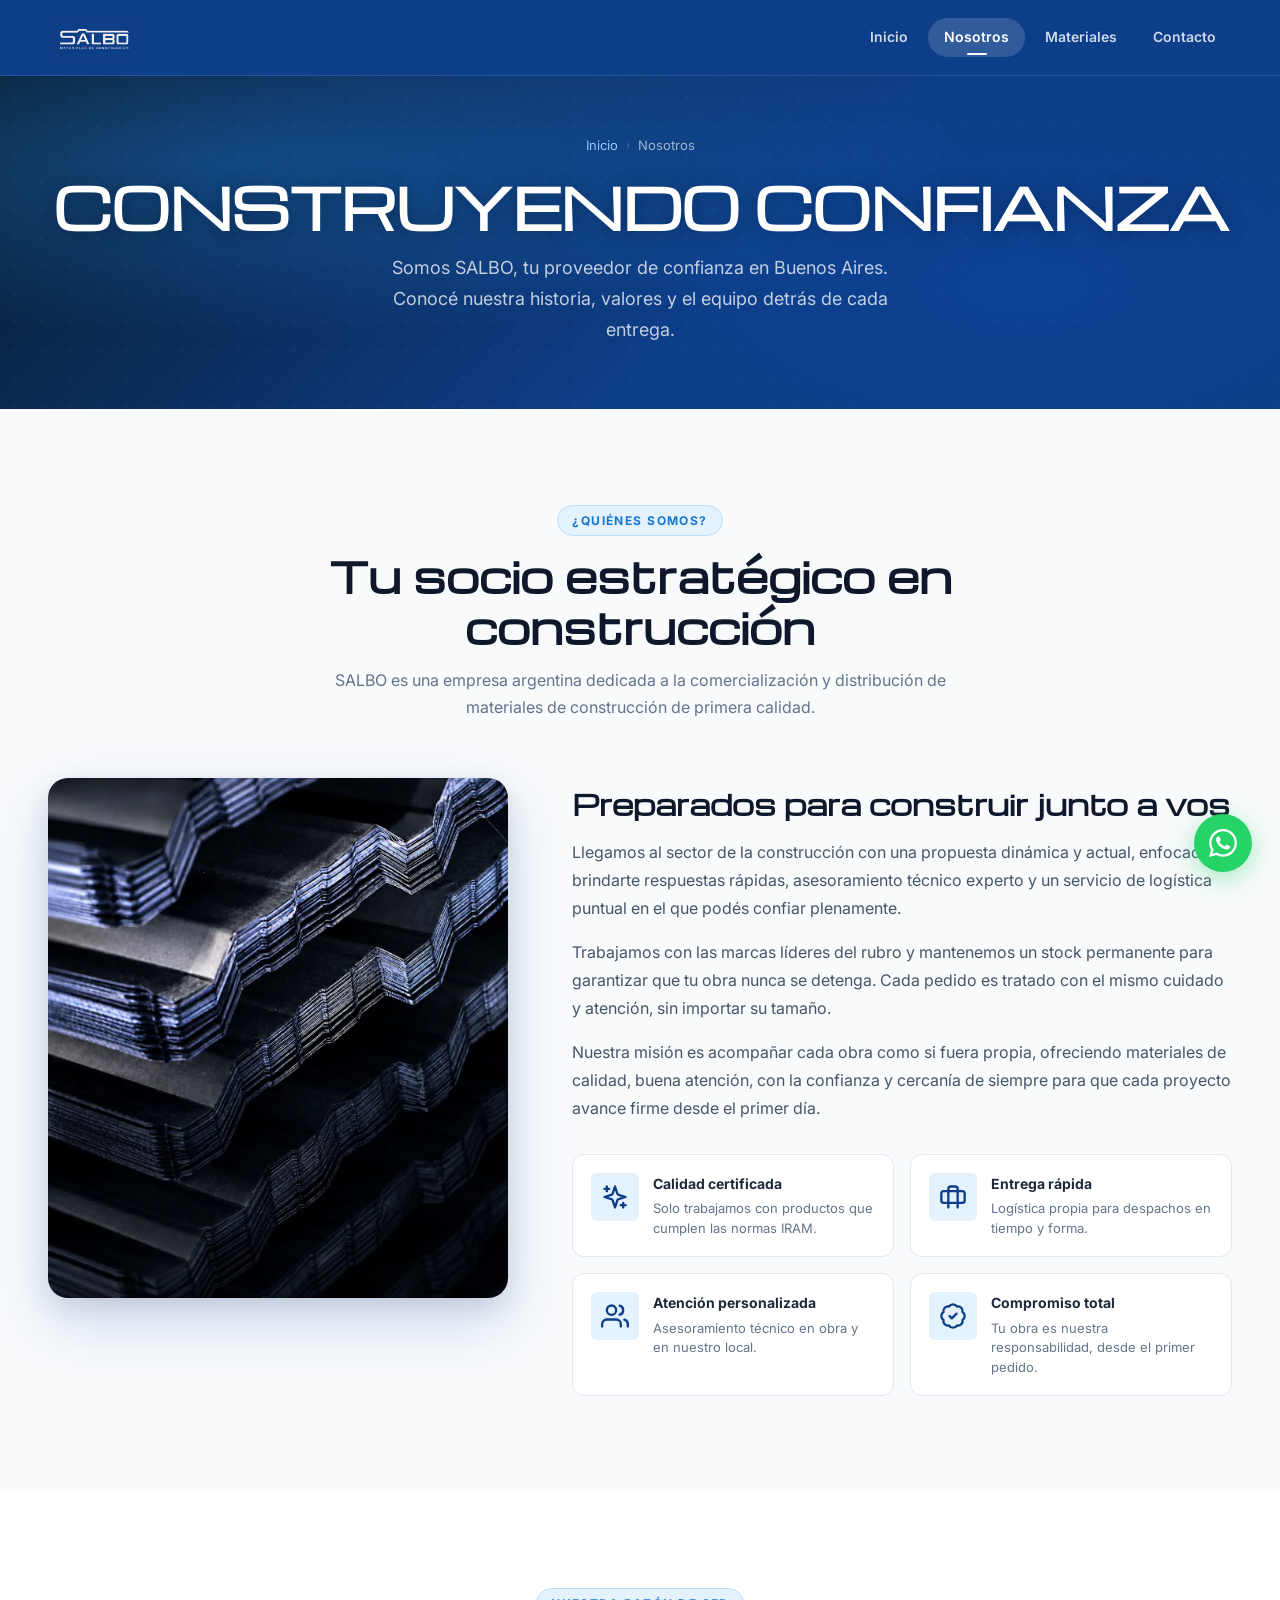
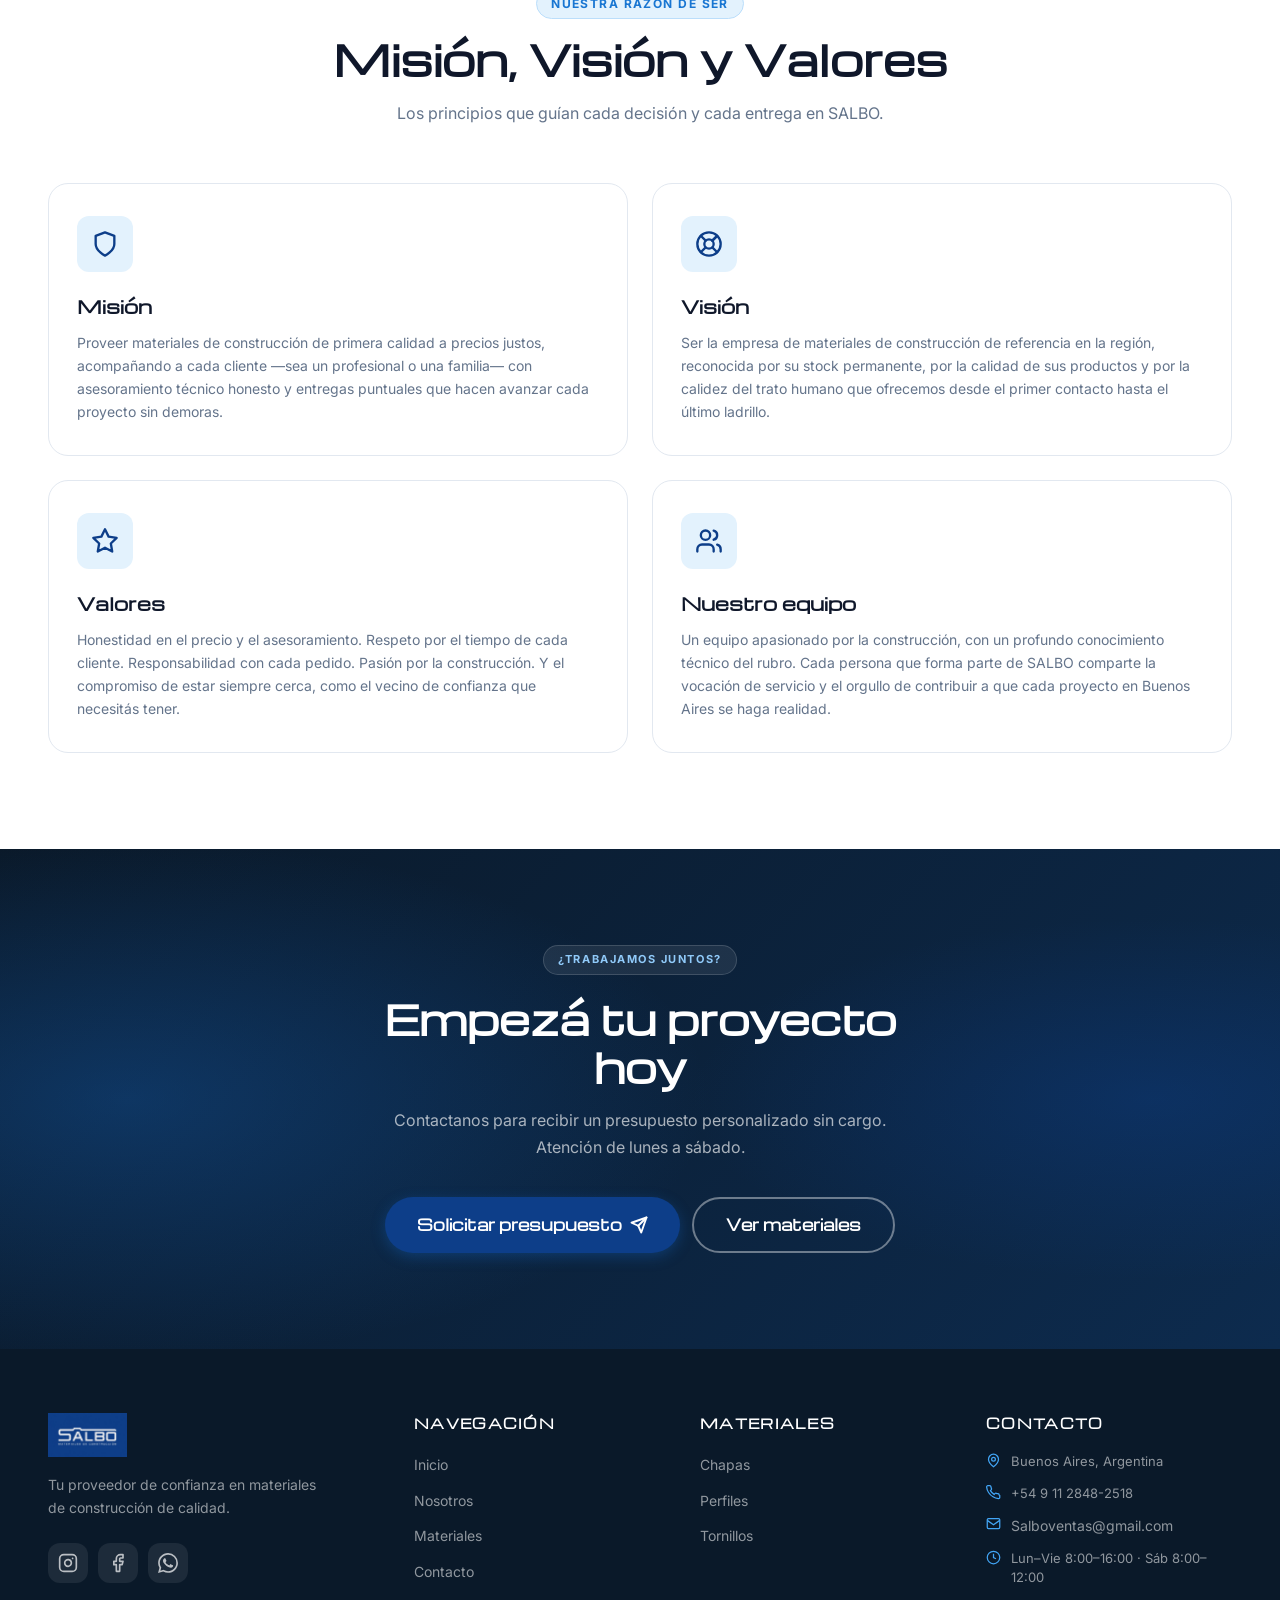
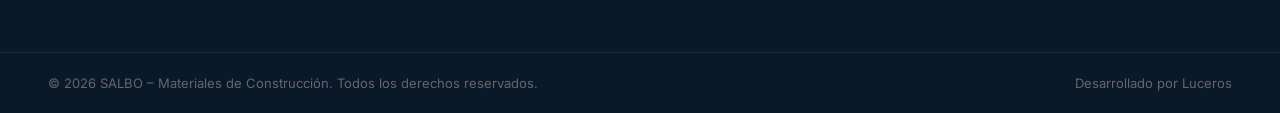
<file: nosotros.html>
<!DOCTYPE html>
<html lang="es">
<head>
  <meta charset="UTF-8" />
  <meta name="viewport" content="width=device-width, initial-scale=1.0" />
  <meta name="description" content="Conocé la historia de SALBO – Materiales de Construcción. Más de 15 años acompañando proyectos en Buenos Aires con calidad, compromiso y atención personalizada." />
  <meta name="keywords" content="SALBO nosotros, empresa materiales construcción, historia SALBO, quiénes somos" />
  <meta name="author" content="SALBO" />
  <meta property="og:title" content="Nosotros – SALBO Materiales de Construcción" />
  <meta property="og:description" content="Más de 15 años construyendo confianza. Conocé quiénes somos y por qué elegirnos." />
  <meta property="og:type" content="website" />
  <meta property="og:url" content="https://www.salbo.com.ar/nosotros.html" />
  <meta property="og:image" content="https://faculuceroh.github.io/Salbo_Web/assets/img/SALBO_LOGO_WEB.jpeg" />
  <title>Nosotros – SALBO Materiales de Construcción</title>

  <link rel="icon" href="assets/img/SALBO_LOGO_WEB.jpeg" type="image/jpeg" />

  <link rel="preconnect" href="https://fonts.googleapis.com" />
  <link rel="preconnect" href="https://fonts.gstatic.com" crossorigin />
  <link href="https://fonts.googleapis.com/css2?family=Inter:wght@300;400;500;600;700;800&family=Poppins:wght@400;500;600;700;800;900&display=swap" rel="stylesheet" />

  <link rel="stylesheet" href="assets/css/styles.css?v=27" />
</head>
<body data-page="nosotros">

  <!-- Shared header -->
  <div id="site-header"></div>

  <!-- ===== PAGE HERO ===== -->
  <section class="page-hero" aria-labelledby="ph-title">
    <div class="page-hero__content">
      <nav class="page-hero__breadcrumb" aria-label="Ruta de navegación">
        <a href="index.html">Inicio</a>
        <span class="page-hero__breadcrumb-sep" aria-hidden="true">›</span>
        <span>Nosotros</span>
      </nav>
      <h1 class="page-hero__title" id="ph-title">
        CONSTRUYENDO CONFIANZA <br>
      </h1>
      <p class="page-hero__desc">
        Somos SALBO, tu proveedor de confianza en Buenos Aires. Conocé nuestra historia, valores y el equipo detrás de cada entrega.
      </p>
    </div>
  </section>

  <!-- ===== SOBRE NOSOTROS ===== -->
  <section class="about" id="nosotros" aria-labelledby="about-title">
    <div class="container">
      <div class="section-header reveal">
        <span class="section-tag">¿Quiénes somos?</span>
        <h2 class="section-title" id="about-title">Tu socio estratégico en construcción</h2>
        <p class="section-desc">SALBO es una empresa argentina dedicada a la comercialización y distribución de materiales de construcción de primera calidad.</p>
      </div>

      <div class="about__content">
        <!-- Image -->
        <div class="about__image reveal">
          <div class="about__img-wrapper">
            <!-- Carrusel dinámico: alterna entre las fotos de fondo de SALBO -->
            <div class="about__img about-carousel" id="aboutCarousel">
              <img
                src="assets/img/Salbo_fondo.webp"
                alt="Chapas acanaladas de acero apiladas en depósito SALBO"
                loading="lazy"
                class="about-carousel__img is-active"
              />
              <img
                src="assets/img/Salbo_Fondo2.webp"
                alt="Tornillos autoperforantes SALBO"
                loading="lazy"
                class="about-carousel__img"
              />
            </div>
          </div>
        </div>

        <!-- Text -->
        <div class="about__text reveal">
          <h3 class="about__subtitle">Preparados para construir junto a vos</h3>
          <p class="about__para">
            Llegamos al sector de la construcción con una propuesta dinámica y actual, enfocada en brindarte respuestas rápidas, asesoramiento técnico experto y un servicio de logística puntual en el que podés confiar plenamente.
          </p>
          <p class="about__para">
            Trabajamos con las marcas líderes del rubro y mantenemos un stock permanente para garantizar que tu obra nunca se detenga. Cada pedido es tratado con el mismo cuidado y atención, sin importar su tamaño.
          </p>
          <p class="about__para">
            Nuestra misión es acompañar cada obra como si fuera propia, ofreciendo materiales de calidad, buena atención, con la confianza y cercanía de siempre para que cada proyecto avance firme desde el primer día.
          </p>

          <div class="about__values">
            <div class="value-card reveal">
              <div class="value-card__icon" aria-hidden="true">
                <svg width="28" height="28" viewBox="0 0 24 24" fill="none" stroke="currentColor" stroke-width="2" stroke-linecap="round" stroke-linejoin="round"><path d="m12 3-1.912 5.813a2 2 0 0 1-1.275 1.275L3 12l5.813 1.912a2 2 0 0 1 1.275 1.275L12 21l1.912-5.813a2 2 0 0 1 1.275-1.275L21 12l-5.813-1.912a2 2 0 0 1-1.275-1.275L12 3Z"/><path d="M5 3v4"/><path d="M19 17v4"/><path d="M3 5h4"/><path d="M17 19h4"/></svg>
              </div>
              <div>
                <strong>Calidad certificada</strong>
                <p>Solo trabajamos con productos que cumplen las normas IRAM.</p>
              </div>
            </div>
            <div class="value-card reveal">
              <div class="value-card__icon" aria-hidden="true">
                <svg width="28" height="28" viewBox="0 0 24 24" fill="none" stroke="currentColor" stroke-width="2" stroke-linecap="round" stroke-linejoin="round"><path d="M20 7H4a2 2 0 0 0-2 2v6a2 2 0 0 0 2 2h16a2 2 0 0 0 2-2V9a2 2 0 0 0-2-2Z"/><path d="M16 21V5a2 2 0 0 0-2-2h-4a2 2 0 0 0-2 2v16"/></svg>
              </div>
              <div>
                <strong>Entrega rápida</strong>
                <p>Logística propia para despachos en tiempo y forma.</p>
              </div>
            </div>
            <div class="value-card reveal">
              <div class="value-card__icon" aria-hidden="true">
                <svg width="28" height="28" viewBox="0 0 24 24" fill="none" stroke="currentColor" stroke-width="2" stroke-linecap="round" stroke-linejoin="round"><path d="M17 21v-2a4 4 0 0 0-4-4H5a4 4 0 0 0-4 4v2"/><circle cx="9" cy="7" r="4"/><path d="M23 21v-2a4 4 0 0 0-3-3.87"/><path d="M16 3.13a4 4 0 0 1 0 7.75"/></svg>
              </div>
              <div>
                <strong>Atención personalizada</strong>
                <p>Asesoramiento técnico en obra y en nuestro local.</p>
              </div>
            </div>
            <div class="value-card reveal">
              <div class="value-card__icon" aria-hidden="true">
                <svg width="28" height="28" viewBox="0 0 24 24" fill="none" stroke="currentColor" stroke-width="2" stroke-linecap="round" stroke-linejoin="round"><path d="M3.85 8.62a4 4 0 0 1 4.78-4.77 4 4 0 0 1 6.74 0 4 4 0 0 1 4.78 4.78 4 4 0 0 1 0 6.74 4 4 0 0 1-4.77 4.78 4 4 0 0 1-6.75 0 4 4 0 0 1-4.78-4.77 4 4 0 0 1 0-6.76Z"/><path d="m9 12 2 2 4-4"/></svg>
              </div>
              <div>
                <strong>Compromiso total</strong>
                <p>Tu obra es nuestra responsabilidad, desde el primer pedido.</p>
              </div>
            </div>
          </div>
        </div>
      </div>
    </div>
  </section>

  <!-- ===== MISIÓN Y VISIÓN ===== -->
  <section style="padding-block:96px;background:var(--white);" aria-labelledby="mv-title">
    <div class="container">
      <div class="section-header reveal">
        <span class="section-tag">Nuestra razón de ser</span>
        <h2 class="section-title" id="mv-title">Misión, Visión y Valores</h2>
        <p class="section-desc">Los principios que guían cada decisión y cada entrega en SALBO.</p>
      </div>

      <div class="mission-grid">

        <div class="mission-card reveal">
          <div class="mission-card__icon" aria-hidden="true">
            <svg width="28" height="28" viewBox="0 0 24 24" fill="none" stroke="currentColor" stroke-width="2" stroke-linecap="round" stroke-linejoin="round"><path d="M12 22s8-4 8-10V5l-8-3-8 3v7c0 6 8 10 8 10z"/></svg>
          </div>
          <h3 class="mission-card__title">Misión</h3>
          <p class="mission-card__desc">
            Proveer materiales de construcción de primera calidad a precios justos, acompañando a cada cliente —sea un profesional o una familia— con asesoramiento técnico honesto y entregas puntuales que hacen avanzar cada proyecto sin demoras.
          </p>
        </div>

        <div class="mission-card reveal">
          <div class="mission-card__icon" aria-hidden="true">
            <svg width="28" height="28" viewBox="0 0 24 24" fill="none" stroke="currentColor" stroke-width="2" stroke-linecap="round" stroke-linejoin="round"><circle cx="12" cy="12" r="10"/><circle cx="12" cy="12" r="4"/><line x1="4.93" y1="4.93" x2="9.17" y2="9.17"/><line x1="14.83" y1="14.83" x2="19.07" y2="19.07"/><line x1="14.83" y1="9.17" x2="19.07" y2="4.93"/><line x1="14.83" y1="9.17" x2="18.36" y2="5.64"/><line x1="4.93" y1="19.07" x2="9.17" y2="14.83"/></svg>
          </div>
          <h3 class="mission-card__title">Visión</h3>
          <p class="mission-card__desc">
            Ser la empresa de materiales de construcción de referencia en la región, reconocida por su stock permanente, por la calidad de sus productos y por la calidez del trato humano que ofrecemos desde el primer contacto hasta el último ladrillo.
          </p>
        </div>

        <div class="mission-card reveal">
          <div class="mission-card__icon" aria-hidden="true">
            <svg width="28" height="28" viewBox="0 0 24 24" fill="none" stroke="currentColor" stroke-width="2" stroke-linecap="round" stroke-linejoin="round"><path d="M12 2l3.09 6.26L22 9.27l-5 4.87 1.18 6.88L12 17.77l-6.18 3.25L7 14.14 2 9.27l6.91-1.01L12 2z"/></svg>
          </div>
          <h3 class="mission-card__title">Valores</h3>
          <p class="mission-card__desc">
            Honestidad en el precio y el asesoramiento. Respeto por el tiempo de cada cliente. Responsabilidad con cada pedido. Pasión por la construcción. Y el compromiso de estar siempre cerca, como el vecino de confianza que necesitás tener.
          </p>
        </div>

        <div class="mission-card reveal">
          <div class="mission-card__icon" aria-hidden="true">
            <svg width="28" height="28" viewBox="0 0 24 24" fill="none" stroke="currentColor" stroke-width="2" stroke-linecap="round" stroke-linejoin="round"><path d="M16 21v-2a4 4 0 0 0-4-4H6a4 4 0 0 0-4 4v2"/><circle cx="9" cy="7" r="4"/><path d="M22 21v-2a4 4 0 0 0-3-3.87"/><path d="M16 3.13a4 4 0 0 1 0 7.75"/></svg>
          </div>
          <h3 class="mission-card__title">Nuestro equipo</h3>
          <p class="mission-card__desc">
            Un equipo apasionado por la construcción, con un profundo conocimiento técnico del rubro. Cada persona que forma parte de SALBO comparte la vocación de servicio y el orgullo de contribuir a que cada proyecto en Buenos Aires se haga realidad.
          </p>
        </div>

      </div>
    </div>
  </section>


  <!-- ===== CTA ===== -->
  <section class="cta-banner" aria-labelledby="cta-ns-title">
    <div class="cta-banner__content reveal">
      <span class="cta-banner__tag">¿Trabajamos juntos?</span>
      <h2 class="cta-banner__title" id="cta-ns-title">Empezá tu proyecto hoy</h2>
      <p class="cta-banner__desc">Contactanos para recibir un presupuesto personalizado sin cargo. Atención de lunes a sábado.</p>
      <div class="cta-banner__actions">
        <a href="contacto.html" class="btn btn--primary btn--lg">
          Solicitar presupuesto
          <svg width="18" height="18" viewBox="0 0 24 24" fill="none" stroke="currentColor" stroke-width="2.5" stroke-linecap="round" stroke-linejoin="round" aria-hidden="true"><path d="m22 2-7 20-4-9-9-4Z"/><path d="M22 2 11 13"/></svg>
        </a>
        <a href="materiales.html" class="btn btn--outline btn--lg">Ver materiales</a>
      </div>
    </div>
  </section>

  <!-- Shared footer -->
  <div id="site-footer"></div>

  <script src="assets/js/shared.js?v=10" defer></script>
  <script src="assets/js/main.js?v=23" defer></script>
</body>
</html>
</file>
<file: assets/css/styles.css>
/* =========================================================
   SALBO – Materiales de Construcción
   styles.css – Design System + Full Layout
   ========================================================= */
@import url('https://fonts.googleapis.com/css2?family=Michroma&display=swap');
/* ── Custom Properties ── */
:root {
  --blue-900: #0A1929;
  --blue-800: #0D2B4E;
  --blue-700: #0D3E89;
  --blue-600: #0D3E89;
  --blue-500: #1976D2;
  --blue-400: #1E88E5;
  --blue-300: #42A5F5;
  --blue-200: #90CAF9;
  --blue-100: #BBDEFB;
  --blue-50:  #E3F2FD;

  --white:    #FFFFFF;
  --gray-50:  #F8FAFC;
  --gray-100: #F1F5F9;
  --gray-200: #E2E8F0;
  --gray-300: #CBD5E1;
  --gray-400: #94A3B8;
  --gray-500: #64748B;
  --gray-600: #475569;
  --gray-700: #334155;
  --gray-800: #1E293B;
  --gray-900: #0F172A;

  --green-500: #22C55E;
  --wa-green:  #25D366;

  --radius-sm:  6px;
  --radius-md:  12px;
  --radius-lg:  20px;
  --radius-xl:  32px;
  --radius-full: 9999px;

  --shadow-sm:  0 1px 3px rgba(0,0,0,.08), 0 1px 2px rgba(0,0,0,.06);
  --shadow-md:  0 4px 16px rgba(13,71,161,.10), 0 2px 6px rgba(0,0,0,.06);
  --shadow-lg:  0 12px 40px rgba(13,71,161,.14), 0 4px 12px rgba(0,0,0,.08);
  --shadow-xl:  0 24px 60px rgba(13,71,161,.18), 0 8px 24px rgba(0,0,0,.10);

  --transition: 0.25s cubic-bezier(0.4,0,0.2,1);
  --transition-slow: 0.45s cubic-bezier(0.4,0,0.2,1);

  --header-h: 76px;
  --container-max: 1280px;
  --container-pad: clamp(16px, 4vw, 48px);

  --font-sans: 'Inter', system-ui, sans-serif;
  --font-display:'Michroma', sans-serif;
}

/* ── Reset & Base ── */
*, *::before, *::after { box-sizing: border-box; margin: 0; padding: 0; }

html {
  scroll-behavior: smooth;
  scroll-padding-top: var(--header-h);
  -webkit-text-size-adjust: 100%;
}

body {
  font-family: var(--font-sans);
  font-size: 16px;
  line-height: 1.6;
  color: var(--gray-700);
  background: var(--white);
  overflow-x: hidden;
}

img, svg { display: block; max-width: 100%; }

a { color: inherit; text-decoration: none; }

ul, ol { list-style: none; }

button { cursor: pointer; font-family: inherit; border: none; background: none; }

input, textarea, select {
  font-family: inherit;
  font-size: inherit;
}

/* ── Container ── */
.container {
  width: 100%;
  max-width: var(--container-max);
  margin-inline: auto;
  padding-inline: var(--container-pad);
}

/* ── Buttons ── */
.btn {
  display: inline-flex;
  align-items: center;
  justify-content: center;
  gap: 8px;
  font-family: var(--font-display);
  font-weight: 600;
  border-radius: var(--radius-full);
  transition: background var(--transition), color var(--transition),
              border-color var(--transition), transform var(--transition),
              box-shadow var(--transition);
  white-space: nowrap;
  cursor: pointer;
}

.btn--sm  { padding: 8px 18px;  font-size: 13px; }
.btn--md  { padding: 11px 24px; font-size: 14px; }
.btn--lg  { padding: 14px 32px; font-size: 15px; }
.btn--full { width: 100%; }

.btn--primary {
  background: var(--blue-600);
  color: var(--white);
  box-shadow: 0 4px 14px rgba(21,101,192,.35);
}
.btn--primary:hover {
  background: var(--blue-500);
  transform: translateY(-2px);
  box-shadow: 0 8px 20px rgba(21,101,192,.45);
}
.btn--primary:active { transform: translateY(0); }

.btn--outline {
  background: transparent;
  color: var(--blue-600);
  border: 2px solid var(--blue-600);
}
.btn--outline:hover {
  background: var(--blue-600);
  color: var(--white);
  transform: translateY(-2px);
}

.btn--wa {
  background: var(--wa-green);
  color: var(--white);
  box-shadow: 0 4px 14px rgba(37,211,102,.35);
}
.btn--wa:hover {
  background: #1ebe5a;
  transform: translateY(-2px);
  box-shadow: 0 8px 20px rgba(37,211,102,.45);
}
.btn--ig {
  background: linear-gradient(45deg, #f09433 0%, #e6683c 25%, #dc2743 50%, #cc2366 75%, #bc1888 100%);
  color: var(--white);
  box-shadow: 0 4px 14px rgba(220,39,67,.35);
}
.btn--ig:hover {
  filter: brightness(1.08);
  transform: translateY(-2px);
  box-shadow: 0 8px 20px rgba(220,39,67,.45);
}

/* ── Section common ── */
.section-header {
  text-align: center;
  max-width: 680px;
  margin-inline: auto;
  margin-bottom: 56px;
}

.section-tag {
  display: inline-block;
  font-size: 12px;
  font-weight: 700;
  letter-spacing: .12em;
  text-transform: uppercase;
  color: var(--blue-500);
  background: var(--blue-50);
  border: 1px solid var(--blue-100);
  padding: 5px 14px;
  border-radius: var(--radius-full);
  margin-bottom: 14px;
}

.section-title {
  font-family: var(--font-display);
  font-size: clamp(28px, 4vw, 42px);
  font-weight: 800;
  color: var(--gray-900);
  line-height: 1.2;
  margin-bottom: 16px;
}

.section-desc {
  font-size: 16px;
  color: var(--gray-500);
  line-height: 1.7;
}

/* ── Reveal animations ── */
.reveal {
  opacity: 0;
  transform: translateY(28px);
  transition: opacity 0.6s ease, transform 0.6s ease;
}
.reveal.visible {
  opacity: 1;
  transform: translateY(0);
}

/* staggered delay helpers */
.reveal:nth-child(2) { transition-delay: .08s; }
.reveal:nth-child(3) { transition-delay: .16s; }
.reveal:nth-child(4) { transition-delay: .24s; }
.reveal:nth-child(5) { transition-delay: .32s; }

/* =========================================================
   HEADER
   ========================================================= */
.header {
  position: fixed;
  top: 0; left: 0; right: 0;
  z-index: 1000;
  height: var(--header-h);
  background: var(--blue-600);
  border-bottom: 1px solid rgba(255,255,255,.12);
  transition: background var(--transition), box-shadow var(--transition), height var(--transition);
}

.header.scrolled {
  background: var(--blue-700);
  box-shadow: 0 4px 20px rgba(10,25,41,.35);
  height: 64px;
}

.header__container {
  display: flex;
  align-items: center;
  gap: 24px;
  height: 100%;
  max-width: var(--container-max);
  margin-inline: auto;
  padding-inline: var(--container-pad);
}

/* Logo */
.header__logo {
  display: flex;
  align-items: center;
  flex-shrink: 0;
  text-decoration: none;
}

.header__logo-img {
  height: 52px;
  width: auto;
  object-fit: contain;
  display: block;
  transition: opacity var(--transition);
}
.header__logo-img:hover { opacity: .85; }

.header.scrolled .header__logo-img { height: 44px; }

/* Nav */
.header__nav { margin-left: auto; }

.nav__list {
  display: flex;
  gap: 4px;
  list-style: none;
}

.nav__link {
  display: block;
  padding: 8px 16px;
  font-size: 14px;
  font-weight: 600;
  color: rgba(255,255,255,.8);
  border-radius: var(--radius-full);
  transition: color var(--transition), background var(--transition);
  position: relative;
}

.nav__link::after {
  content: '';
  position: absolute;
  bottom: 2px; left: 50%;
  transform: translateX(-50%) scaleX(0);
  width: 20px; height: 2px;
  background: var(--white);
  border-radius: 2px;
  transition: transform var(--transition);
}

.nav__link:hover,
.nav__link.active {
  color: var(--white);
  background: rgba(255,255,255,.15);
}

.nav__link:hover::after,
.nav__link.active::after {
  transform: translateX(-50%) scaleX(1);
}

/* Hamburger */
.header__hamburger {
  display: none;
  flex-direction: column;
  gap: 5px;
  padding: 8px;
  margin-left: auto;
  border-radius: var(--radius-sm);
  transition: background var(--transition);
}
.header__hamburger:hover { background: rgba(255,255,255,.15); }

.hamburger__line {
  display: block;
  width: 22px; height: 2px;
  background: var(--white);
  border-radius: 2px;
  transition: transform var(--transition), opacity var(--transition);
}

.header__hamburger.open .hamburger__line:nth-child(1) { transform: translateY(7px) rotate(45deg); }
.header__hamburger.open .hamburger__line:nth-child(2) { opacity: 0; transform: scaleX(0); }
.header__hamburger.open .hamburger__line:nth-child(3) { transform: translateY(-7px) rotate(-45deg); }

/* =========================================================
   HERO
   ========================================================= */
.hero {
  position: relative;
  min-height: 100svh;
  display: flex;
  align-items: center;
  padding-top: var(--header-h);
  overflow: hidden;
}

/* ── Hero content (sobre el carrusel) ── */
.hero__content {
  position: relative;
  z-index: 10;
  max-width: var(--container-max);
  margin-inline: auto;
  padding-inline: var(--container-pad);
  padding-block: 80px 120px;
  width: 100%;
}

/* Badge "Empresa líder" */
.hero__badge {
  display: inline-flex;
  align-items: center;
  gap: 8px;
  font-size: 12px;
  font-weight: 700;
  letter-spacing: .1em;
  text-transform: uppercase;
  color: var(--blue-200);
  background: rgba(13,71,161,.45);
  border: 1px solid rgba(144,202,249,.3);
  padding: 7px 16px;
  border-radius: var(--radius-full);
  margin-bottom: 24px;
  box-shadow: 0 4px 16px rgba(0,0,0,.2);
  transition: background var(--transition), border-color var(--transition);
}
.hero__badge:hover {
  background: rgba(13,71,161,.6);
  border-color: rgba(144,202,249,.5);
}

.hero__badge-dot {
  width: 7px; height: 7px;
  background: var(--blue-300);
  border-radius: 50%;
  box-shadow: 0 0 8px var(--blue-300);
  animation: pulse-dot 2s ease-in-out infinite;
}

@keyframes pulse-dot {
  0%, 100% { opacity: 1; transform: scale(1);   box-shadow: 0 0 8px  var(--blue-300); }
  50%       { opacity: .7; transform: scale(1.3); box-shadow: 0 0 16px var(--blue-300); }
}

.hero__title {
  display: flex;
  flex-direction: column;
  margin-bottom: 24px;
}

.hero__title-main {
  font-family: var(--font-display);
  font-size: clamp(52px, 8vw, 96px);
  font-weight: 900;
  color: var(--white);
  line-height: .92;
  letter-spacing: -3px;
  text-shadow: 0 4px 32px rgba(0,0,0,.4);
}

.hero__title-sub {
  font-family: var(--font-display);
  font-size: clamp(17px, 2.8vw, 26px);
  font-weight: 400;
  color: var(--blue-200);
  letter-spacing: .04em;
  margin-top: 10px;
}

.hero__desc {
  max-width: 560px;
  font-size: clamp(15px, 1.7vw, 17px);
  color: rgba(255,255,255,.82);
  line-height: 1.75;
  margin-bottom: 32px;
  text-shadow: 0 1px 4px rgba(0,0,0,.2);
}

/* Contacto strip */
.hero__contact {
  display: flex;
  flex-wrap: wrap;
  gap: 16px;
  margin-bottom: 40px;
}

.hero__contact-item {
  display: flex;
  align-items: center;
  gap: 8px;
  font-size: 14px;
  font-weight: 500;
  color: rgba(255,255,255,.85);
  transition: color var(--transition);
}
.hero__contact-item:hover { color: var(--white); }

.hero__contact-icon {
  display: flex;
  align-items: center;
  justify-content: center;
  width: 32px; height: 32px;
  background: rgba(13,71,161,.4);
  border-radius: var(--radius-sm);
  color: var(--blue-200);
  flex-shrink: 0;
  border: 1px solid rgba(255,255,255,.15);
  transition: background var(--transition);
}
.hero__contact-item:hover .hero__contact-icon {
  background: rgba(255,255,255,.18);
}

/* CTAs */
.hero__ctas {
  display: flex;
  flex-wrap: wrap;
  gap: 12px;
}

.hero__ctas .btn--outline {
  color: var(--white);
  border-color: rgba(255,255,255,.45);
  backdrop-filter: blur(8px);
}
.hero__ctas .btn--outline:hover {
  background: rgba(255,255,255,.15);
  border-color: var(--white);
  color: var(--white);
}

/* Scroll hint */
.hero__scroll-hint {
  position: absolute;
  bottom: 36px; left: 50%;
  transform: translateX(-50%);
  display: flex;
  flex-direction: column;
  align-items: center;
  gap: 8px;
  color: rgba(255,255,255,.45);
  font-size: 10px;
  letter-spacing: .15em;
  text-transform: uppercase;
  z-index: 10;
}

.hero__scroll-arrow {
  width: 20px; height: 30px;
  border: 1.5px solid rgba(255,255,255,.25);
  border-radius: 12px;
  position: relative;
}
.hero__scroll-arrow::after {
  content: '';
  position: absolute;
  top: 5px; left: 50%;
  transform: translateX(-50%);
  width: 3px; height: 7px;
  background: rgba(255,255,255,.5);
  border-radius: 3px;
  animation: scroll-bounce 2s ease-in-out infinite;
}
@keyframes scroll-bounce {
  0%, 100% { transform: translateX(-50%) translateY(0); opacity: 1; }
  80%       { transform: translateX(-50%) translateY(9px); opacity: 0; }
}

/* =========================================================
   HERO CAROUSEL  (.hc = hero-carousel, prefijo corto)
   ========================================================= */

/* Contenedor – ocupa todo el fondo del hero */
.hc {
  position: absolute;
  inset: 0;
  z-index: 0;
  overflow: hidden;
}

/* ── Track: posiciona los slides apilados ── */
.hc__track {
  position: relative;
  width: 100%; height: 100%;
}

/* ── Slide individual ── */
.hc__slide {
  position: absolute;
  inset: 0;
  opacity: 0;
  /* Fade crossfade principal */
  transition: opacity 1s cubic-bezier(0.4, 0, 0.2, 1);
  will-change: opacity, transform;
  overflow: hidden;
}

/* Slide activo */
.hc__slide.is-active {
  opacity: 1;
  z-index: 2;
}

/* Slide que está saliendo (para crossfade limpio) */
.hc__slide.is-leaving {
  opacity: 0;
  z-index: 1;
}

/* ── Imagen del slide ── */
.hc__img {
  width: 100%; height: 100%;
  object-fit: cover;
  object-position: center;
  display: block;
  /* Ken Burns base – se anula en el slide activo */
  transform: scale(1.08);
  transition: transform 0s;
}

/* Ken Burns en slide activo: zoom suave */
.hc__slide.is-active .hc__img {
  transform: scale(1);
  transition: transform 15s cubic-bezier(0.25, 0.46, 0.45, 0.94);
}

/* ── Overlay degradado por slide ──
   Gradient izquierda→derecha para que el texto izquierdo sea legible
   + degradado inferior para el área de dots/barra */
.hc__overlay {
  position: absolute;
  inset: 0;
  background:
    linear-gradient(
      to right,
      rgba(8, 20, 40, 0.88)  0%,
      rgba(10, 30, 60, 0.62) 45%,
      rgba(8, 20, 40, 0.25)  100%
    ),
    linear-gradient(
      to top,
      rgba(8, 20, 40, 0.65) 0%,
      transparent 35%
    );
  pointer-events: none;
}

/* ── Etiqueta del slide ── */
.hc__label {
  position: absolute;
  bottom: 80px; right: 40px;
  z-index: 4;
  font-family: var(--font-display);
  font-size: 12px;
  font-weight: 600;
  letter-spacing: .12em;
  text-transform: uppercase;
  color: rgba(255,255,255,.85);
  background: rgba(0,0,0,.40);
  border: 1px solid rgba(255,255,255,.18);
  padding: 8px 16px;
  border-radius: var(--radius-full);
  opacity: 0;
  transform: translateY(6px);
  transition: opacity .5s .3s ease, transform .5s .3s ease;
  pointer-events: none;
}
.hc__slide.is-active .hc__label {
  opacity: 1;
  transform: translateY(0);
}

/* ── Contador de slides ── */
.hc__counter {
  position: absolute;
  bottom: 36px; right: 80px;
  z-index: 20;
  font-family: var(--font-display);
  font-size: 12px;
  font-weight: 600;
  color: rgba(255,255,255,.6);
  letter-spacing: .05em;
  display: flex;
  align-items: center;
  gap: 2px;
}

.hc__counter-sep {
  margin-inline: 3px;
  opacity: .4;
}

#hcCurrent {
  color: var(--white);
  font-size: 15px;
}

/* ── Responsive del carrusel ── */
@media (max-width: 768px) {
  .hc__label { bottom: 60px; right: 16px; font-size: 11px; }
  .hc__counter { right: 56px; bottom: 32px; }
}

@media (max-width: 480px) {
  .hc__counter { display: none; }
}

/* ── Reducir movimiento ── */
@media (prefers-reduced-motion: reduce) {
  .hc__slide { transition-duration: .01ms; }
  .hc__slide.is-active .hc__img { transition-duration: .01ms; }
}

/* =========================================================
   STATS STRIP
   ========================================================= */
.stats {
  background: var(--white);
  border-bottom: 1px solid var(--gray-100);
  padding-block: 40px;
}

.stats__grid {
  display: flex;
  flex-wrap: wrap;
  gap: 0;
  justify-content: center;
}

.stats__item {
  flex: 1 1 180px;
  display: flex;
  flex-direction: column;
  align-items: center;
  text-align: center;
  padding: 24px 20px;
  position: relative;
}

.stats__item + .stats__item::before {
  content: '';
  position: absolute;
  left: 0; top: 20%; bottom: 20%;
  width: 1px;
  background: var(--gray-200);
}

.stats__num {
  font-family: var(--font-display);
  font-size: clamp(36px, 5vw, 52px);
  font-weight: 800;
  color: var(--blue-600);
  line-height: 1;
}

.stats__suffix {
  font-family: var(--font-display);
  font-size: clamp(24px, 3vw, 32px);
  font-weight: 700;
  color: var(--blue-400);
}

.stats__label {
  font-size: 13px;
  color: var(--gray-500);
  font-weight: 500;
  margin-top: 6px;
  text-transform: uppercase;
  letter-spacing: .06em;
}

/* =========================================================
   NOSOTROS
   ========================================================= */
.about {
  padding-block: 96px;
  background: var(--gray-50);
}

.about__content {
  display: flex;
  gap: 64px;
  align-items: flex-start;
}

/* Image */
.about__image { flex: 0 0 460px; }

.about__img-wrapper {
  position: relative;
  border-radius: var(--radius-lg);
  overflow: visible;
}

.about__img {
  width: 100%;
  height: 520px;
  object-fit: cover;
  border-radius: var(--radius-lg);
  box-shadow: var(--shadow-xl);
  transition: transform var(--transition-slow);
}
.about__img-wrapper:hover .about__img { transform: scale(1.02); }

/* Carrusel dinámico (usado en nosotros.html) */
.about-carousel { position: relative; overflow: hidden; }

.about-carousel__img {
  position: absolute;
  inset: 0;
  width: 100%;
  height: 100%;
  object-fit: cover;
  opacity: 0;
  transition: opacity 1.2s ease;
}
.about-carousel__img.is-active { opacity: 1; }

.about__img-badge {
  position: absolute;
  bottom: -20px; right: -20px;
  background: var(--blue-600);
  color: var(--white);
  border-radius: var(--radius-md);
  padding: 20px 24px;
  text-align: center;
  box-shadow: var(--shadow-lg);
  line-height: 1.2;
}
.about__img-badge strong {
  display: block;
  font-family: var(--font-display);
  font-size: 36px;
  font-weight: 800;
}
.about__img-badge span { font-size: 12px; opacity: .85; }

/* Text */
.about__text { flex: 1; padding-top: 8px; }

.about__subtitle {
  font-family: var(--font-display);
  font-size: clamp(22px, 2.5vw, 28px);
  font-weight: 700;
  color: var(--gray-900);
  margin-bottom: 16px;
  line-height: 1.3;
}

.about__para {
  color: var(--gray-600);
  line-height: 1.75;
  margin-bottom: 16px;
}

.about__values {
  display: grid;
  grid-template-columns: 1fr 1fr;
  gap: 16px;
  margin-top: 32px;
}

.value-card {
  display: flex;
  gap: 14px;
  align-items: flex-start;
  background: var(--white);
  border: 1px solid var(--gray-200);
  border-radius: var(--radius-md);
  padding: 18px;
  transition: border-color var(--transition), box-shadow var(--transition), transform var(--transition);
}

.value-card:hover {
  border-color: var(--blue-200);
  box-shadow: var(--shadow-md);
  transform: translateY(-3px);
}

.value-card__icon {
  width: 48px; height: 48px;
  display: flex;
  align-items: center;
  justify-content: center;
  background: var(--blue-50);
  color: var(--blue-600);
  border-radius: var(--radius-sm);
  flex-shrink: 0;
  transition: background var(--transition), color var(--transition);
}
.value-card:hover .value-card__icon {
  background: var(--blue-600);
  color: var(--white);
}

.value-card strong {
  display: block;
  font-size: 14px;
  font-weight: 700;
  color: var(--gray-800);
  margin-bottom: 4px;
}

.value-card p {
  font-size: 13px;
  color: var(--gray-500);
  line-height: 1.5;
}

/* =========================================================
   MATERIALS
   ========================================================= */
.materials {
  padding-block: 96px;
  background: var(--white);
}

/* Category tabs */
.materials__tabs {
  display: flex;
  flex-wrap: wrap;
  gap: 10px;
  justify-content: center;
  margin-bottom: 48px;
}

.mat-tab {
  display: inline-flex;
  align-items: center;
  gap: 8px;
  padding: 10px 22px 10px 18px;
  font-size: 14px;
  font-weight: 600;
  color: var(--gray-500);
  background: var(--gray-100);
  border: 1.5px solid transparent;
  border-radius: var(--radius-full);
  cursor: pointer;
  transition: all var(--transition);
}

.mat-tab__icon {
  display: inline-flex;
  color: var(--gray-400);
  transition: color var(--transition);
}

.mat-tab:hover {
  color: var(--blue-600);
  background: var(--blue-50);
  border-color: var(--blue-200);
}
.mat-tab:hover .mat-tab__icon { color: var(--blue-500); }

.mat-tab.active {
  color: var(--white);
  background: var(--blue-600);
  border-color: var(--blue-600);
  box-shadow: 0 4px 12px rgba(21,101,192,.3);
}
.mat-tab.active .mat-tab__icon { color: var(--blue-100); }

.mat-tab__count {
  font-size: 11px;
  font-weight: 700;
  color: var(--gray-500);
  background: var(--white);
  border-radius: var(--radius-full);
  padding: 1px 7px;
  line-height: 1.5;
}
.mat-tab.active .mat-tab__count {
  color: var(--blue-700);
  background: var(--white);
}

/* Tabs extra (ocultas hasta "Mostrar más") + botón toggle */
.mat-tab--extra[hidden] { display: none; }

.mat-tab--more {
  background: transparent;
  border: 1.5px dashed var(--gray-300);
  color: var(--gray-500);
}
.mat-tab--more:hover {
  color: var(--blue-600);
  background: var(--blue-50);
  border-color: var(--blue-300);
}
.mat-tab__icon--chevron { transition: transform var(--transition); }
.mat-tab--more[aria-expanded="true"] .mat-tab__icon--chevron { transform: rotate(180deg); }

/* Badge reutilizable (banda del acordeón + panel de detalle) */
.badge-pill {
  display: inline-flex;
  align-items: center;
  width: fit-content;
  font-size: 11px;
  font-weight: 700;
  letter-spacing: .06em;
  text-transform: uppercase;
  padding: 4px 10px;
  border-radius: var(--radius-full);
}
.badge-pill--stock    { background: var(--green-500); color: var(--white); }
.badge-pill--featured { background: var(--blue-500);  color: var(--white); }

/* =========================================================
   TARJETAS DE MATERIAL (usadas en el teaser "Destacados" de
   index.html; el catálogo completo de materiales.html usa el
   acordeón de más abajo)
   ========================================================= */
.materials__grid {
  display: flex;
  flex-wrap: wrap;
  gap: 24px;
  justify-content: center;
}

.mat-card {
  flex: 0 1 340px;
  background: var(--white);
  border: 1px solid var(--gray-200);
  border-radius: var(--radius-lg);
  overflow: hidden;
  transition: border-color var(--transition), box-shadow var(--transition), transform var(--transition);
  display: flex;
  flex-direction: column;
}
.mat-card:hover {
  border-color: var(--blue-200);
  box-shadow: var(--shadow-lg);
  transform: translateY(-6px);
}
.mat-card.hidden { display: none; }

.mat-card__img-wrap {
  position: relative;
  overflow: hidden;
  height: 200px;
  background: var(--white);
}
.mat-card__img {
  width: 100%; height: 100%;
  object-fit: contain;
  transition: transform var(--transition-slow);
}
.mat-card:hover .mat-card__img { transform: scale(1.04); }

.mat-card__badge {
  position: absolute;
  top: 12px; left: 12px;
  background: var(--blue-600);
  color: var(--white);
  font-size: 11px;
  font-weight: 700;
  letter-spacing: .06em;
  text-transform: uppercase;
  padding: 4px 10px;
  border-radius: var(--radius-full);
  box-shadow: var(--shadow-sm);
}
.mat-card__badge--GREEN { background: var(--green-500); }

.mat-card__body {
  padding: 20px;
  display: flex;
  flex-direction: column;
  flex: 1;
}
.mat-card__category {
  font-size: 11px;
  font-weight: 700;
  letter-spacing: .1em;
  text-transform: uppercase;
  color: var(--blue-500);
  margin-bottom: 6px;
}
.mat-card__name {
  font-family: var(--font-display);
  font-size: 17px;
  font-weight: 700;
  color: var(--gray-900);
  margin-bottom: 8px;
  line-height: 1.3;
}
.mat-card__desc {
  font-size: 13px;
  color: var(--gray-500);
  line-height: 1.6;
  flex: 1;
  margin-bottom: 16px;
}
.mat-card__footer {
  display: flex;
  align-items: center;
  justify-content: space-between;
  gap: 12px;
  padding-top: 14px;
  border-top: 1px solid var(--gray-100);
}

@media (max-width: 768px) {
  .mat-card { flex: 0 1 calc(50% - 8px); }
}
@media (max-width: 480px) {
  .mat-card { flex: 1 1 100%; }
}

/* =========================================================
   ACORDEÓN DE MATERIALES (una banda full-width por producto,
   se expande mostrando descripción + specs + galería)
   ========================================================= */
.mat-accordion {
  display: flex;
  flex-direction: column;
  gap: 14px;
}

.mat-accordion-item {
  border-radius: var(--radius-lg);
  overflow: hidden;
  border: 1px solid var(--gray-200);
  background: var(--white);
  transition: box-shadow var(--transition), border-color var(--transition);
}
.mat-accordion-item:hover { box-shadow: var(--shadow-md); }
.mat-accordion-item.hidden { display: none; }

.mat-accordion-item__header {
  position: relative;
  display: flex;
  align-items: center;
  justify-content: space-between;
  gap: 20px;
  width: 100%;
  min-height: 148px;
  padding: 26px 28px;
  text-align: left;
  overflow: hidden;
  cursor: pointer;
}

.mat-accordion-item__bg {
  position: absolute;
  inset: 0;
  width: 100%;
  height: 100%;
  object-fit: cover;
  filter: saturate(.55) brightness(.6);
  transition: transform var(--transition-slow);
}
.mat-accordion-item__header:hover .mat-accordion-item__bg { transform: scale(1.05); }

.mat-accordion-item__overlay {
  position: absolute;
  inset: 0;
  background: linear-gradient(100deg, rgba(10,25,41,.85) 0%, rgba(10,25,41,.6) 50%, rgba(10,25,41,.3) 100%);
}

.mat-accordion-item__text {
  position: relative;
  display: flex;
  flex-direction: column;
  gap: 7px;
  min-width: 0;
}

.mat-accordion-item__category {
  font-size: 11px;
  font-weight: 700;
  letter-spacing: .12em;
  text-transform: uppercase;
  color: var(--blue-200);
}

.mat-accordion-item__name {
  font-family: var(--font-display);
  font-size: clamp(18px, 2.2vw, 24px);
  font-weight: 700;
  color: var(--white);
  line-height: 1.25;
  text-shadow: 0 2px 14px rgba(0,0,0,.35);
}

.mat-accordion-item__chevron {
  position: relative;
  flex-shrink: 0;
  width: 38px;
  height: 38px;
  display: flex;
  align-items: center;
  justify-content: center;
  border-radius: 50%;
  background: rgba(255,255,255,.15);
  color: var(--white);
  transition: transform var(--transition), background var(--transition);
}
.mat-accordion-item__header:hover .mat-accordion-item__chevron { background: rgba(255,255,255,.28); }
.mat-accordion-item__header[aria-expanded="true"] .mat-accordion-item__chevron {
  transform: rotate(180deg);
  background: var(--blue-600);
}

.mat-accordion-item__panel[hidden] { display: none; }
.mat-accordion-item__panel {
  border-top: 1px solid var(--gray-200);
  animation: accordion-in .3s ease;
}
@keyframes accordion-in {
  from { opacity: 0; transform: translateY(-8px); }
  to   { opacity: 1; transform: translateY(0); }
}

@media (max-width: 640px) {
  .mat-accordion-item__header { padding: 20px; min-height: 120px; }
}

/* =========================================================
   CONTACT
   ========================================================= */
.contact {
  padding-block: 96px;
  background: var(--gray-50);
}

.contact__grid {
  display: flex;
  gap: 48px;
  align-items: flex-start;
}

/* Form */
.contact__form-wrap {
  flex: 1 1 480px;
  background: var(--white);
  border: 1px solid var(--gray-200);
  border-radius: var(--radius-lg);
  padding: 40px;
  box-shadow: var(--shadow-md);
}

.form-row {
  display: flex;
  gap: 16px;
}

.form-group {
  flex: 1;
  margin-bottom: 20px;
}

.form-label {
  display: block;
  font-size: 13px;
  font-weight: 600;
  color: var(--gray-700);
  margin-bottom: 8px;
}

.required { color: var(--blue-500); }

.form-input {
  width: 100%;
  padding: 12px 16px;
  font-size: 14px;
  color: var(--gray-800);
  background: var(--gray-50);
  border: 1.5px solid var(--gray-200);
  border-radius: var(--radius-md);
  outline: none;
  transition: border-color var(--transition), box-shadow var(--transition), background var(--transition);
  
}

.form-input::placeholder { color: var(--gray-400); }

.form-input:focus {
  background: var(--white);
  border-color: var(--blue-400);
  box-shadow: 0 0 0 3px rgba(21,101,192,.12);
}

.form-input.error {
  border-color: #EF4444;
  background: #FFF5F5;
}

.form-select {
  cursor: pointer;
  background-image: url("data:image/svg+xml,%3Csvg width='12' height='8' viewBox='0 0 12 8' fill='none' xmlns='http://www.w3.org/2000/svg'%3E%3Cpath d='M1 1L6 6L11 1' stroke='%2364748B' stroke-width='1.5' stroke-linecap='round' stroke-linejoin='round'/%3E%3C/svg%3E");
  background-repeat: no-repeat;
  background-position: right 16px center;
  padding-right: 40px;
}

.form-textarea { resize: vertical; min-height: 120px; }

.form-error {
  display: block;
  margin-top: 4px;
  font-size: 12px;
  color: #EF4444;
  min-height: 16px;
}

.form-success {
  display: flex;
  align-items: center;
  gap: 10px;
  background: #F0FDF4;
  border: 1px solid #86EFAC;
  color: #166534;
  border-radius: var(--radius-md);
  padding: 14px 16px;
  font-size: 14px;
  font-weight: 500;
  margin-top: 12px;
}

/* Info */
.contact__info {
  flex: 0 1 380px;
}

.contact__info-title {
  font-family: var(--font-display);
  font-size: 20px;
  font-weight: 700;
  color: var(--gray-900);
  margin-bottom: 28px;
}

.contact__info-items {
  display: flex;
  flex-direction: column;
  gap: 20px;
  margin-bottom: 32px;
}

.contact__info-item {
  display: flex;
  gap: 14px;
  align-items: flex-start;
}

.contact__info-icon {
  width: 44px; height: 44px;
  display: flex;
  align-items: center;
  justify-content: center;
  background: var(--blue-50);
  color: var(--blue-600);
  border-radius: var(--radius-md);
  flex-shrink: 0;
}

.contact__info-icon--wa {
  background: #F0FDF4;
  color: var(--wa-green);
}

.contact__info-item strong {
  display: block;
  font-size: 13px;
  font-weight: 700;
  color: var(--gray-700);
  margin-bottom: 2px;
}

.contact__info-item p,
.contact__info-item a {
  font-size: 14px;
  color: var(--gray-500);
  line-height: 1.5;
  transition: color var(--transition);
}

.contact__info-item a:hover { color: var(--blue-500); }

/* =========================================================
   FOOTER
   ========================================================= */
.footer {
  background: var(--blue-900);
  color: rgba(255,255,255,.75);
}

.footer__top { padding-block: 64px; }

.footer__grid {
  display: flex;
  flex-wrap: wrap;
  gap: 40px;
}

.footer__col { flex: 1 1 200px; }

.footer__col--brand { flex: 1 1 280px; }

.footer__logo {
  display: flex;
  align-items: center;
  gap: 12px;
  margin-bottom: 16px;
  text-decoration: none;
}

.footer__logo-text {
  font-family: var(--font-display);
  font-weight: 800;
  font-size: 22px;
  color: var(--white);
  letter-spacing: -.5px;
}

.footer__tagline {
  font-size: 14px;
  line-height: 1.65;
  color: rgba(255,255,255,.55);
  margin-bottom: 24px;
  max-width: 280px;
}

.footer__social {
  display: flex;
  gap: 10px;
}

.footer__social-link {
  width: 40px; height: 40px;
  display: flex;
  align-items: center;
  justify-content: center;
  background: rgba(255,255,255,.08);
  color: rgba(255,255,255,.7);
  border-radius: var(--radius-md);
  transition: background var(--transition), color var(--transition), transform var(--transition);
}

.footer__social-link:hover {
  background: var(--blue-600);
  color: var(--white);
  transform: translateY(-3px);
}

.footer__social-link--wa:hover { background: var(--wa-green); }

.footer__col-title {
  font-family: var(--font-display);
  font-size: 13px;
  font-weight: 700;
  letter-spacing: .1em;
  text-transform: uppercase;
  color: var(--white);
  margin-bottom: 18px;
}

.footer__links { display: flex; flex-direction: column; gap: 10px; }

.footer__link {
  font-size: 14px;
  color: rgba(255,255,255,.55);
  transition: color var(--transition), transform var(--transition);
  display: inline-block;
}
.footer__link:hover {
  color: var(--blue-200);
  transform: translateX(4px);
}

.footer__contact-list {
  display: flex;
  flex-direction: column;
  gap: 12px;
}

.footer__contact-list li {
  display: flex;
  align-items: flex-start;
  gap: 10px;
  font-size: 13px;
  color: rgba(255,255,255,.55);
  line-height: 1.5;
}

.footer__contact-list svg { flex-shrink: 0; margin-top: 1px; color: var(--blue-300); }

.footer__contact-list a {
  color: rgba(255,255,255,.55);
  transition: color var(--transition);
}
.footer__contact-list a:hover { color: var(--blue-200); }

.footer__bottom {
  border-top: 1px solid rgba(255,255,255,.08);
  padding-block: 20px;
}

.footer__bottom .container {
  display: flex;
  justify-content: space-between;
  align-items: center;
  flex-wrap: wrap;
  gap: 8px;
}

.footer__copy {
  font-size: 13px;
  color: rgba(255,255,255,.35);
}

/* =========================================================
   FLOATING WHATSAPP
   ========================================================= */
.wa-float {
  position: fixed;
  bottom: 28px; right: 28px;
  z-index: 900;
  width: 58px; height: 58px;
  background: var(--wa-green);
  color: var(--white);
  border-radius: 50%;
  display: flex;
  align-items: center;
  justify-content: center;
  box-shadow: 0 6px 24px rgba(37,211,102,.4);
  transition: transform var(--transition), box-shadow var(--transition);
}

.wa-float:hover {
  transform: scale(1.1);
  box-shadow: 0 10px 32px rgba(37,211,102,.55);
}

.wa-float__tooltip {
  position: absolute;
  right: calc(100% + 12px);
  top: 50%;
  transform: translateY(-50%);
  background: var(--gray-900);
  color: var(--white);
  font-size: 12px;
  font-weight: 500;
  padding: 6px 12px;
  border-radius: var(--radius-sm);
  white-space: nowrap;
  pointer-events: none;
  opacity: 0;
  transition: opacity var(--transition);
}

.wa-float__tooltip::after {
  content: '';
  position: absolute;
  right: -6px; top: 50%;
  transform: translateY(-50%);
  border: 4px solid transparent;
  border-left-color: var(--gray-900);
}

.wa-float:hover .wa-float__tooltip { opacity: 1; }

/* =========================================================
   SCROLL TO TOP
   ========================================================= */
.scroll-top {
  position: fixed;
  bottom: 96px; right: 28px;
  z-index: 900;
  width: 44px; height: 44px;
  background: var(--blue-600);
  color: var(--white);
  border-radius: var(--radius-md);
  display: flex;
  align-items: center;
  justify-content: center;
  box-shadow: var(--shadow-md);
  opacity: 0;
  transform: translateY(12px);
  transition: opacity var(--transition), transform var(--transition), background var(--transition);
  pointer-events: none;
}

.scroll-top.visible {
  opacity: 1;
  transform: translateY(0);
  pointer-events: auto;
}

.scroll-top:hover { background: var(--blue-500); }

/* =========================================================
   MODAL
   ========================================================= */
.modal {
  position: fixed;
  inset: 0;
  z-index: 2000;
  display: flex;
  align-items: center;
  justify-content: center;
  padding: 20px;
}

.modal[hidden] { display: none; }

.modal__backdrop {
  position: absolute;
  inset: 0;
  background: rgba(10,25,41,.65);
  backdrop-filter: blur(6px);
  cursor: pointer;
}

.modal__box {
  position: relative;
  background: var(--white);
  border-radius: var(--radius-lg);
  padding: 40px 32px;
  max-width: 420px;
  width: 100%;
  text-align: center;
  box-shadow: var(--shadow-xl);
  animation: modal-in .3s cubic-bezier(.34,1.56,.64,1);
}

@keyframes modal-in {
  from { opacity: 0; transform: scale(.9) translateY(20px); }
  to   { opacity: 1; transform: scale(1) translateY(0); }
}

.modal__close {
  position: absolute;
  top: 16px; right: 16px;
  width: 32px; height: 32px;
  display: flex;
  align-items: center;
  justify-content: center;
  background: var(--gray-100);
  color: var(--gray-500);
  border-radius: var(--radius-sm);
  font-size: 14px;
  transition: background var(--transition), color var(--transition);
}
.modal__close:hover { background: var(--gray-200); color: var(--gray-700); }

.modal__icon {
  width: 64px; height: 64px;
  background: var(--blue-50);
  color: var(--blue-600);
  border-radius: 50%;
  display: flex;
  align-items: center;
  justify-content: center;
  margin: 0 auto 16px;
}

.modal__title {
  font-family: var(--font-display);
  font-size: 20px;
  font-weight: 700;
  color: var(--gray-900);
  margin-bottom: 6px;
}

.modal__product {
  font-size: 14px;
  font-weight: 600;
  color: var(--blue-600);
  margin-bottom: 12px;
}

.modal__desc {
  font-size: 14px;
  color: var(--gray-500);
  line-height: 1.6;
  margin-bottom: 24px;
}

.modal__actions {
  display: flex;
  flex-direction: column;
  gap: 10px;
}

/* =========================================================
   PANEL DE DETALLE — dentro de cada banda del acordeón
   (galería + specs + descripción)
   ========================================================= */
.detail__grid {
  display: grid;
  grid-template-columns: 1fr 1fr;
}

.detail__gallery {
  background: var(--gray-50);
  padding: 32px;
  display: flex;
  flex-direction: column;
  gap: 14px;
  border-right: 1px solid var(--gray-200);
}

.detail__main-img-wrap {
  position: relative;
  aspect-ratio: 4 / 3;
  background: var(--white);
  border: 1px solid var(--gray-200);
  border-radius: var(--radius-md);
  overflow: hidden;
  display: flex;
  align-items: center;
  justify-content: center;
}

.detail__main-img {
  width: 100%;
  height: 100%;
  object-fit: contain;
}

.detail__nav-btn {
  position: absolute;
  top: 50%;
  transform: translateY(-50%);
  width: 36px;
  height: 36px;
  display: flex;
  align-items: center;
  justify-content: center;
  background: var(--white);
  color: var(--gray-600);
  border-radius: 50%;
  box-shadow: var(--shadow-md);
  transition: color var(--transition), transform var(--transition);
}
.detail__nav-btn:hover { color: var(--blue-600); transform: translateY(-50%) scale(1.08); }
.detail__nav-btn--prev { left: 10px; }
.detail__nav-btn--next { right: 10px; }
.detail__nav-btn[hidden] { display: none; }

.detail__thumbs {
  display: flex;
  flex-wrap: wrap;
  gap: 8px;
}
.detail__thumbs[hidden] { display: none; }

.detail__thumb {
  width: 56px;
  height: 56px;
  border-radius: var(--radius-sm);
  overflow: hidden;
  background: var(--white);
  border: 2px solid var(--gray-200);
  cursor: pointer;
  transition: border-color var(--transition);
  flex-shrink: 0;
}
.detail__thumb img { width: 100%; height: 100%; object-fit: contain; }
.detail__thumb:hover { border-color: var(--blue-300); }
.detail__thumb.active { border-color: var(--blue-600); }

.detail__info {
  padding: 32px;
  display: flex;
  flex-direction: column;
}

.detail__badges {
  display: flex;
  flex-wrap: wrap;
  gap: 8px;
  margin-bottom: 14px;
}

.detail__desc {
  font-size: 14.5px;
  color: var(--gray-600);
  line-height: 1.75;
  margin-bottom: 20px;
}
.detail__desc[hidden] { display: none; }

.detail__specs-section[hidden] { display: none; }

.detail__specs-title {
  font-size: 12px;
  font-weight: 700;
  letter-spacing: .08em;
  text-transform: uppercase;
  color: var(--gray-500);
  margin-bottom: 10px;
}

.detail__specs {
  display: flex;
  flex-wrap: wrap;
  gap: 8px;
  margin-bottom: 20px;
}

.detail__spec-chip {
  font-size: 12.5px;
  font-weight: 600;
  color: var(--blue-700);
  background: var(--blue-50);
  border: 1px solid var(--blue-100);
  border-radius: var(--radius-sm);
  padding: 5px 11px;
}

.detail__bullets-section[hidden] { display: none; }

.detail__bullets-title {
  font-size: 12px;
  font-weight: 700;
  letter-spacing: .08em;
  text-transform: uppercase;
  color: var(--gray-500);
  margin-bottom: 10px;
}

.detail__bullets {
  list-style: none;
  display: flex;
  flex-direction: column;
  gap: 9px;
  margin-bottom: 20px;
}
.detail__bullets li {
  display: flex;
  align-items: flex-start;
  gap: 9px;
  font-size: 14px;
  color: var(--gray-700);
  line-height: 1.5;
}
.detail__bullets li::before {
  content: '';
  width: 6px;
  height: 6px;
  margin-top: 7px;
  border-radius: 50%;
  background: var(--blue-500);
  flex-shrink: 0;
}

.detail__ficha {
  display: inline-flex;
  align-items: center;
  gap: 8px;
  font-size: 14px;
  font-weight: 600;
  color: var(--blue-600);
  margin-bottom: 20px;
  width: fit-content;
  transition: color var(--transition);
}
.detail__ficha:hover { color: var(--blue-700); }
.detail__ficha[hidden] { display: none; }

.detail__actions {
  margin-top: auto;
  display: flex;
  flex-wrap: wrap;
  gap: 10px;
  padding-top: 8px;
}
.detail__actions .btn { flex: 1 1 auto; }

@media (max-width: 860px) {
  .detail__grid { grid-template-columns: 1fr; }
  .detail__gallery { border-right: none; border-bottom: 1px solid var(--gray-200); padding: 24px; }
  .detail__info { padding: 24px; }
}

/* =========================================================
   PLACEHOLDER IMAGES (SVG gradients)
   ========================================================= */
img[src$=".jpg"]:not([src^="http"]) {
  background: linear-gradient(135deg, var(--blue-100) 0%, var(--gray-200) 100%);
}

/* =========================================================
   RESPONSIVE
   ========================================================= */

/* ── Tablet ≤ 1024px ── */
@media (max-width: 1024px) {
  .about__content { gap: 40px; }
  .about__image { flex: 0 0 360px; }
  .about__img { height: 420px; }

  .contact__grid { flex-direction: column; }
  .contact__info { flex: none; width: 100%; }
}

/* ── Tablet small / Landscape mobile ≤ 768px ── */
@media (max-width: 768px) {
  :root { --header-h: 60px; }

  /* ── Header mobile ── */
  .header__container { gap: 12px; }

  /* Nav: oculto completamente cuando cerrado para no bloquear eventos */
  .header__nav {
    position: fixed;
    top: var(--header-h);
    left: 0; right: 0;
    background: var(--white);
    border-bottom: 1px solid var(--gray-200);
    padding: 8px 0 16px;
    box-shadow: 0 8px 24px rgba(0,0,0,.15);
    /* ← CORRECCIÓN: visibility + pointer-events impiden el bloqueo táctil */
    transform: translateY(-8px);
    opacity: 0;
    visibility: hidden;
    pointer-events: none;
    transition: opacity .3s ease, transform .3s ease, visibility 0s .3s;
    z-index: 1200;   /* por encima del header */
    margin-left: 0;
  }

  /* Nav abierto */
  .header__nav.open {
    transform: translateY(0);
    opacity: 1;
    visibility: visible;
    pointer-events: auto;
    transition: opacity .3s ease, transform .3s ease, visibility 0s 0s;
  }

  .nav__list { flex-direction: column; gap: 0; }

  .nav__link {
    border-radius: 0;
    padding: 14px var(--container-pad);
    font-size: 16px;
    width: 100%;
    color: var(--gray-700);        /* dark en fondo blanco */
    background: transparent;
  }
  .nav__link:hover,
  .nav__link.active {
    color: var(--blue-600);
    background: var(--blue-50);
  }

  .nav__link::after { display: none; }

  /* Hamburger siempre visible y sobre todo */
  .header__hamburger {
    display: flex;
    position: relative;
    z-index: 1201;
  }

  /* Hero: fallback min-height para iOS/Android */
  .hero {
    min-height: 100vh;
    min-height: 100dvh;
  }

  /* About */
  .about__content { flex-direction: column; gap: 32px; }
  .about__image { flex: none; width: 100%; }
  .about__img { height: 300px; }
  .about__img-badge { bottom: -12px; right: 12px; }

  .about__values { grid-template-columns: 1fr; }

  /* Contact */
  .contact__form-wrap { padding: 24px; }
  .form-row { flex-direction: column; gap: 0; }

  /* Stats */
  .stats__item + .stats__item::before { display: none; }
  .stats__item { flex: 1 1 140px; }

  /* Footer */
  .footer__grid { gap: 28px; }
  .footer__col { flex: 1 1 45%; }
  .footer__col--brand { flex: 1 1 100%; }
}

/* ── Mobile ≤ 480px ── */
@media (max-width: 480px) {
  .hero__title-main { font-size: clamp(40px, 12vw, 60px); }
  .hero__contact { flex-direction: column; gap: 10px; }
  .hero__ctas { flex-direction: column; }
  .hero__ctas .btn { justify-content: center; }

  .stats__grid { flex-direction: column; }

  .section-header { margin-bottom: 40px; }

  .footer__col { flex: 1 1 100%; }
  .footer__bottom .container { justify-content: center; text-align: center; }
}

/* ── Reduced motion ── */
@media (prefers-reduced-motion: reduce) {
  *, *::before, *::after {
    animation-duration: .01ms !important;
    transition-duration: .01ms !important;
  }
  .reveal { opacity: 1; transform: none; }
}

/* =========================================================
   PAGE HERO  (cabecera interna para páginas interiores)
   ========================================================= */
.page-hero {
  position: relative;
  padding-top: calc(var(--header-h) + 56px);
  padding-bottom: 64px;
  background: linear-gradient(135deg, var(--blue-900) 0%, var(--blue-700) 60%, var(--blue-600) 100%);
  overflow: hidden;
  text-align: center;
  color: var(--white);
}

/* Patrón radial decorativo */
.page-hero::before {
  content: '';
  position: absolute;
  inset: 0;
  background:
    radial-gradient(ellipse 80% 60% at 20% 40%, rgba(30,136,229,.35) 0%, transparent 70%),
    radial-gradient(ellipse 50% 70% at 80% 70%, rgba(13,71,161,.4) 0%, transparent 60%);
  pointer-events: none;
}

/* Dots decorativos */
.page-hero::after {
  content: '';
  position: absolute;
  inset: 0;
  background-image: radial-gradient(rgba(255,255,255,.06) 1px, transparent 1px);
  background-size: 28px 28px;
  pointer-events: none;
}

.page-hero__content {
  position: relative;
  z-index: 1;
  max-width: var(--container-max);
  margin-inline: auto;
  padding-inline: var(--container-pad);
}

/* Breadcrumb */
.page-hero__breadcrumb {
  display: inline-flex;
  align-items: center;
  gap: 8px;
  font-size: 13px;
  color: rgba(255,255,255,.6);
  margin-bottom: 20px;
}

.page-hero__breadcrumb a {
  color: var(--blue-200);
  transition: color var(--transition);
}
.page-hero__breadcrumb a:hover { color: var(--white); }

.page-hero__breadcrumb-sep {
  opacity: .4;
  font-size: 11px;
}

/* Title */
.page-hero__title {
  font-family: var(--font-display);
  font-size: clamp(32px, 5vw, 56px);
  font-weight: 900;
  color: var(--white);
  line-height: 1.1;
  letter-spacing: -1px;
  margin-bottom: 16px;
  text-shadow: 0 2px 20px rgba(0,0,0,.3);
}

.page-hero__title span {
  color: var(--blue-200);
}

/* Description */
.page-hero__desc {
  font-size: clamp(15px, 1.8vw, 18px);
  color: rgba(255,255,255,.75);
  max-width: 560px;
  margin-inline: auto;
  line-height: 1.7;
}

@media (max-width: 768px) {
  .page-hero {
    padding-top: calc(var(--header-h) + 36px);
    padding-bottom: 44px;
  }
}

/* =========================================================
   CTA BANNER  (sección de llamado a la acción en inicio)
   ========================================================= */
.cta-banner {
  background: linear-gradient(135deg, var(--blue-900) 0%, var(--blue-800) 100%);
  padding-block: 96px;
  position: relative;
  overflow: hidden;
}

.cta-banner::before {
  content: '';
  position: absolute;
  inset: 0;
  background:
    radial-gradient(ellipse 70% 80% at 10% 50%, rgba(21,101,192,.35) 0%, transparent 65%),
    radial-gradient(ellipse 60% 60% at 90% 50%, rgba(13,71,161,.3) 0%, transparent 60%);
  pointer-events: none;
}

.cta-banner__content {
  position: relative;
  z-index: 1;
  text-align: center;
  max-width: 640px;
  margin-inline: auto;
  padding-inline: var(--container-pad);
}

.cta-banner__tag {
  display: inline-block;
  font-size: 11px;
  font-weight: 700;
  letter-spacing: .14em;
  text-transform: uppercase;
  color: var(--blue-200);
  background: rgba(255,255,255,.08);
  border: 1px solid rgba(255,255,255,.15);
  padding: 5px 14px;
  border-radius: var(--radius-full);
  margin-bottom: 20px;
}

.cta-banner__title {
  font-family: var(--font-display);
  font-size: clamp(26px, 4vw, 40px);
  font-weight: 800;
  color: var(--white);
  margin-bottom: 16px;
  line-height: 1.2;
}

.cta-banner__desc {
  font-size: 16px;
  color: rgba(255,255,255,.65);
  line-height: 1.7;
  margin-bottom: 36px;
}

.cta-banner__actions {
  display: flex;
  flex-wrap: wrap;
  gap: 12px;
  justify-content: center;
}

.cta-banner .btn--outline {
  color: var(--white);
  border-color: rgba(255,255,255,.4);
}
.cta-banner .btn--outline:hover {
  background: rgba(255,255,255,.12);
  border-color: var(--white);
  color: var(--white);
  transform: translateY(-2px);
}

@media (max-width: 480px) {
  .cta-banner { padding-block: 64px; }
  .cta-banner__actions { flex-direction: column; align-items: stretch; }
  .cta-banner__actions .btn { justify-content: center; }
}

/* =========================================================
   FEATURED SECTION  (3 tarjetas destacadas en inicio)
   ========================================================= */
.featured {
  padding-block: 96px;
  background: var(--white);
}

.featured__cta-wrap {
  text-align: center;
  margin-top: 48px;
}

/* =========================================================
   ABOUT PREVIEW  (teaser nosotros en inicio)
   ========================================================= */
.about-preview {
  padding-block: 96px;
  background: var(--gray-50);
}

/* =========================================================
   NOSOTROS – contenido adicional
   ========================================================= */
.mission-grid {
  display: grid;
  grid-template-columns: 1fr 1fr;
  gap: 24px;
  margin-top: 56px;
}

.mission-card {
  background: var(--white);
  border: 1px solid var(--gray-200);
  border-radius: var(--radius-lg);
  padding: 32px 28px;
  transition: border-color var(--transition), box-shadow var(--transition), transform var(--transition);
}

.mission-card:hover {
  border-color: var(--blue-200);
  box-shadow: var(--shadow-lg);
  transform: translateY(-4px);
}

.mission-card__icon {
  width: 56px; height: 56px;
  background: var(--blue-50);
  color: var(--blue-600);
  border-radius: var(--radius-md);
  display: flex;
  align-items: center;
  justify-content: center;
  margin-bottom: 20px;
  transition: background var(--transition), color var(--transition);
}
.mission-card:hover .mission-card__icon {
  background: var(--blue-600);
  color: var(--white);
}

.mission-card__title {
  font-family: var(--font-display);
  font-size: 18px;
  font-weight: 700;
  color: var(--gray-900);
  margin-bottom: 10px;
}

.mission-card__desc {
  font-size: 14px;
  color: var(--gray-500);
  line-height: 1.65;
}

@media (max-width: 768px) {
  .mission-grid { grid-template-columns: 1fr; }
}

/* Footer logo image */
.footer__logo-img {
  height: 44px;
  width: auto;
  object-fit: contain;
}

/* Email obfuscado en páginas de fondo claro */
.js-email-link {
  font-size: 14px;
  color: var(--blue-500);
  transition: color var(--transition);
}
.js-email-link:hover { color: var(--blue-700); text-decoration: underline; }
</file>
